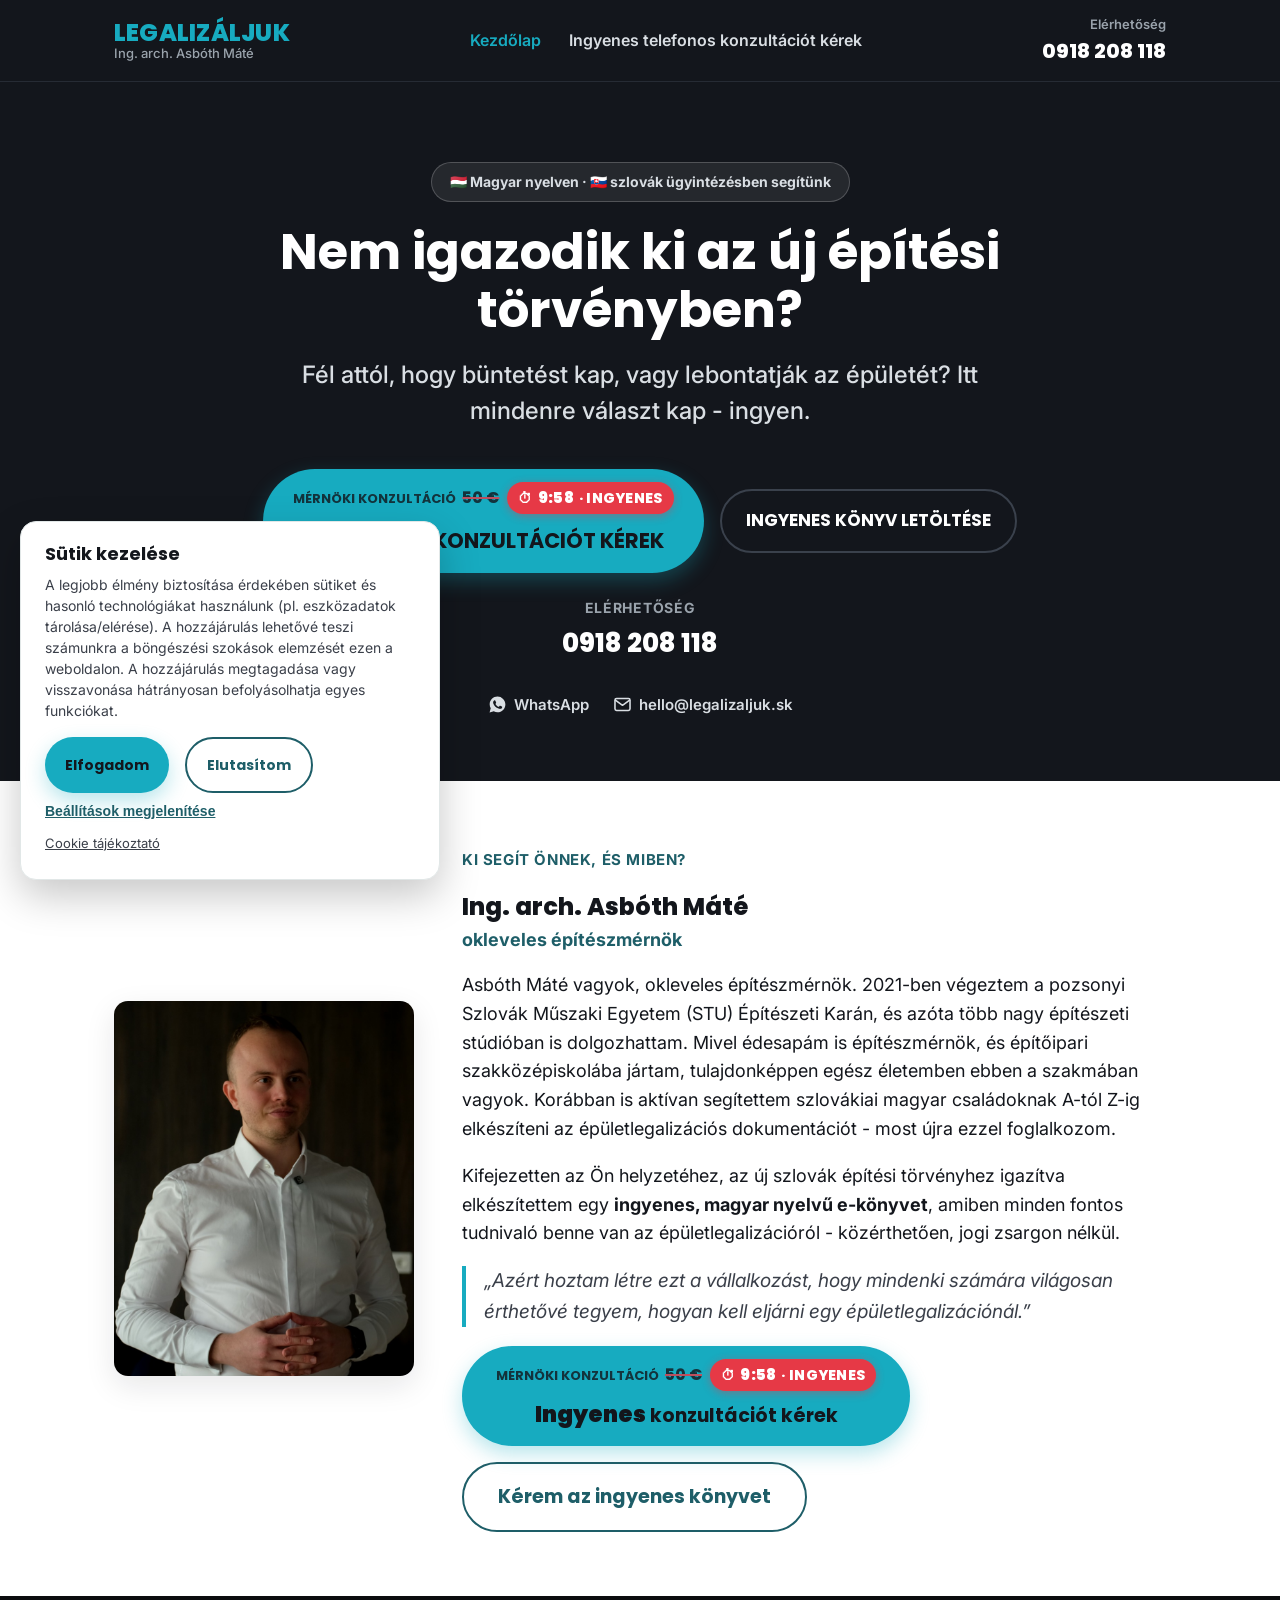
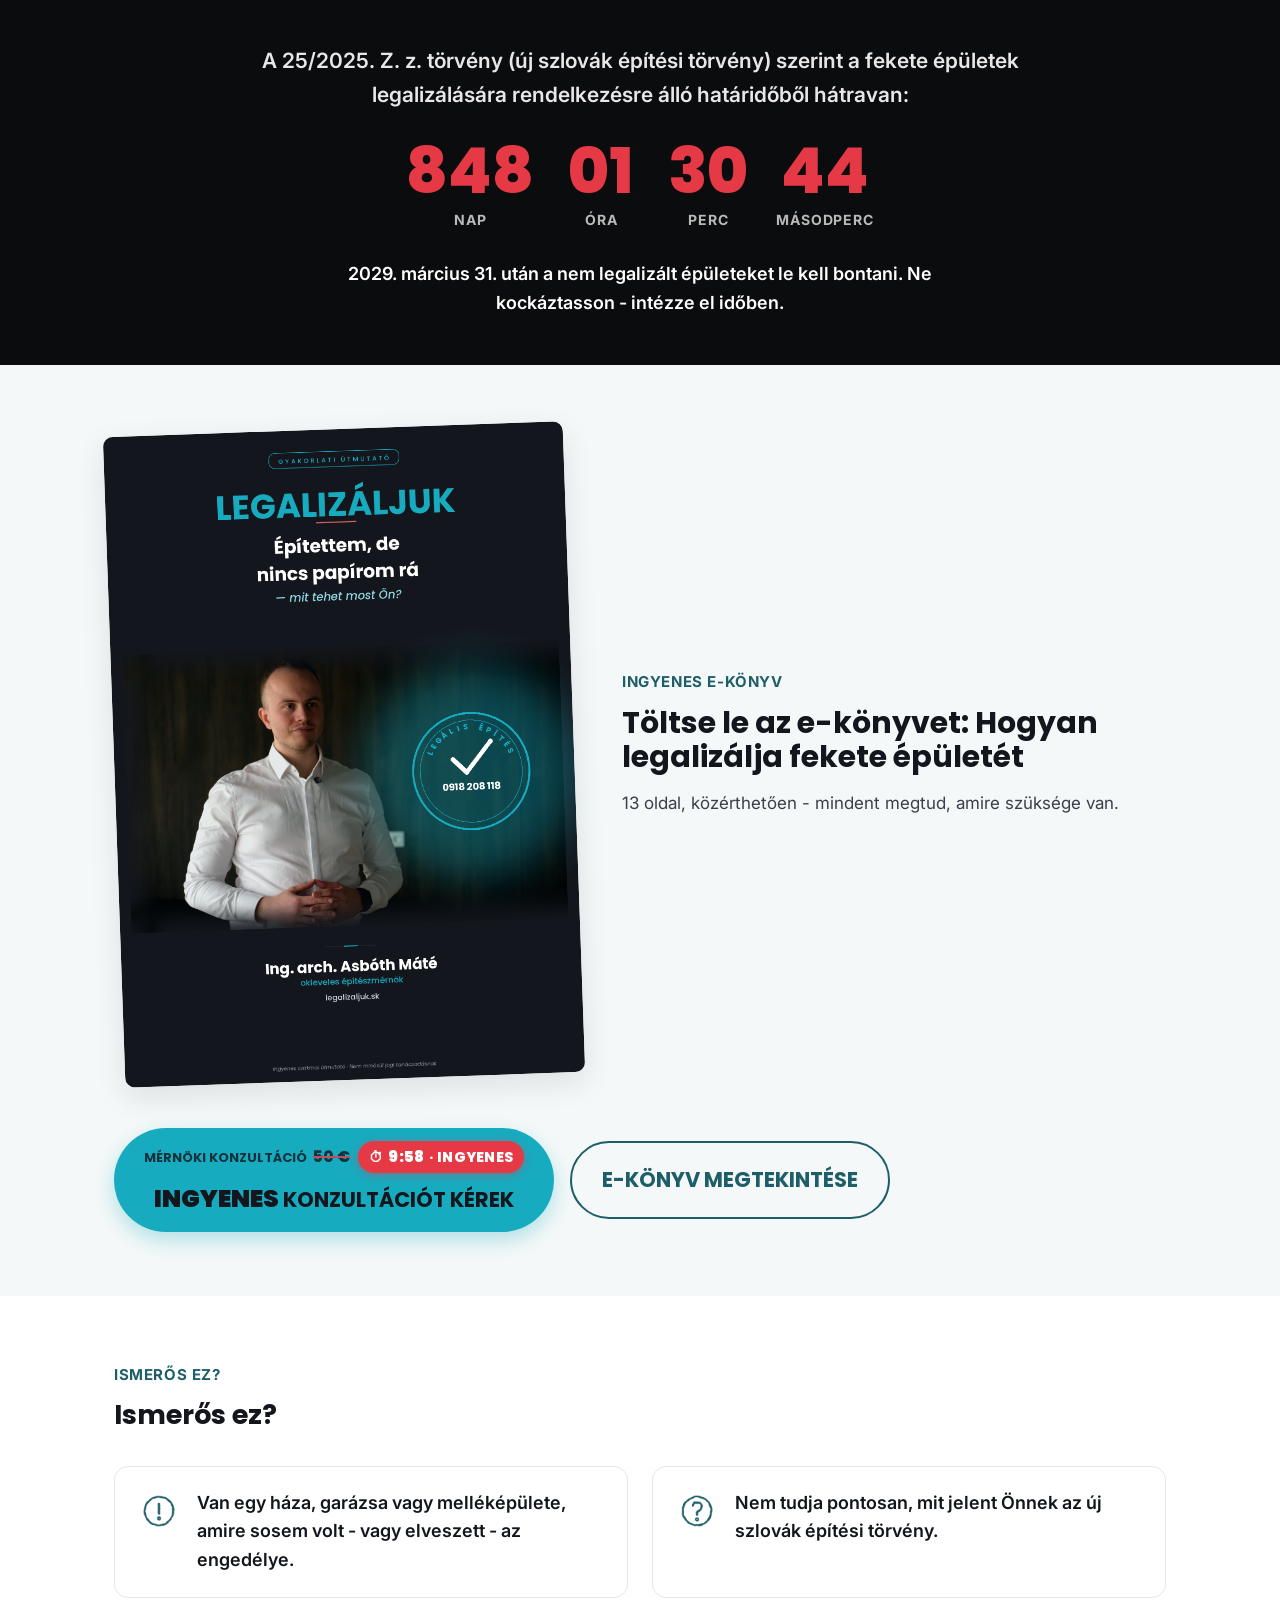
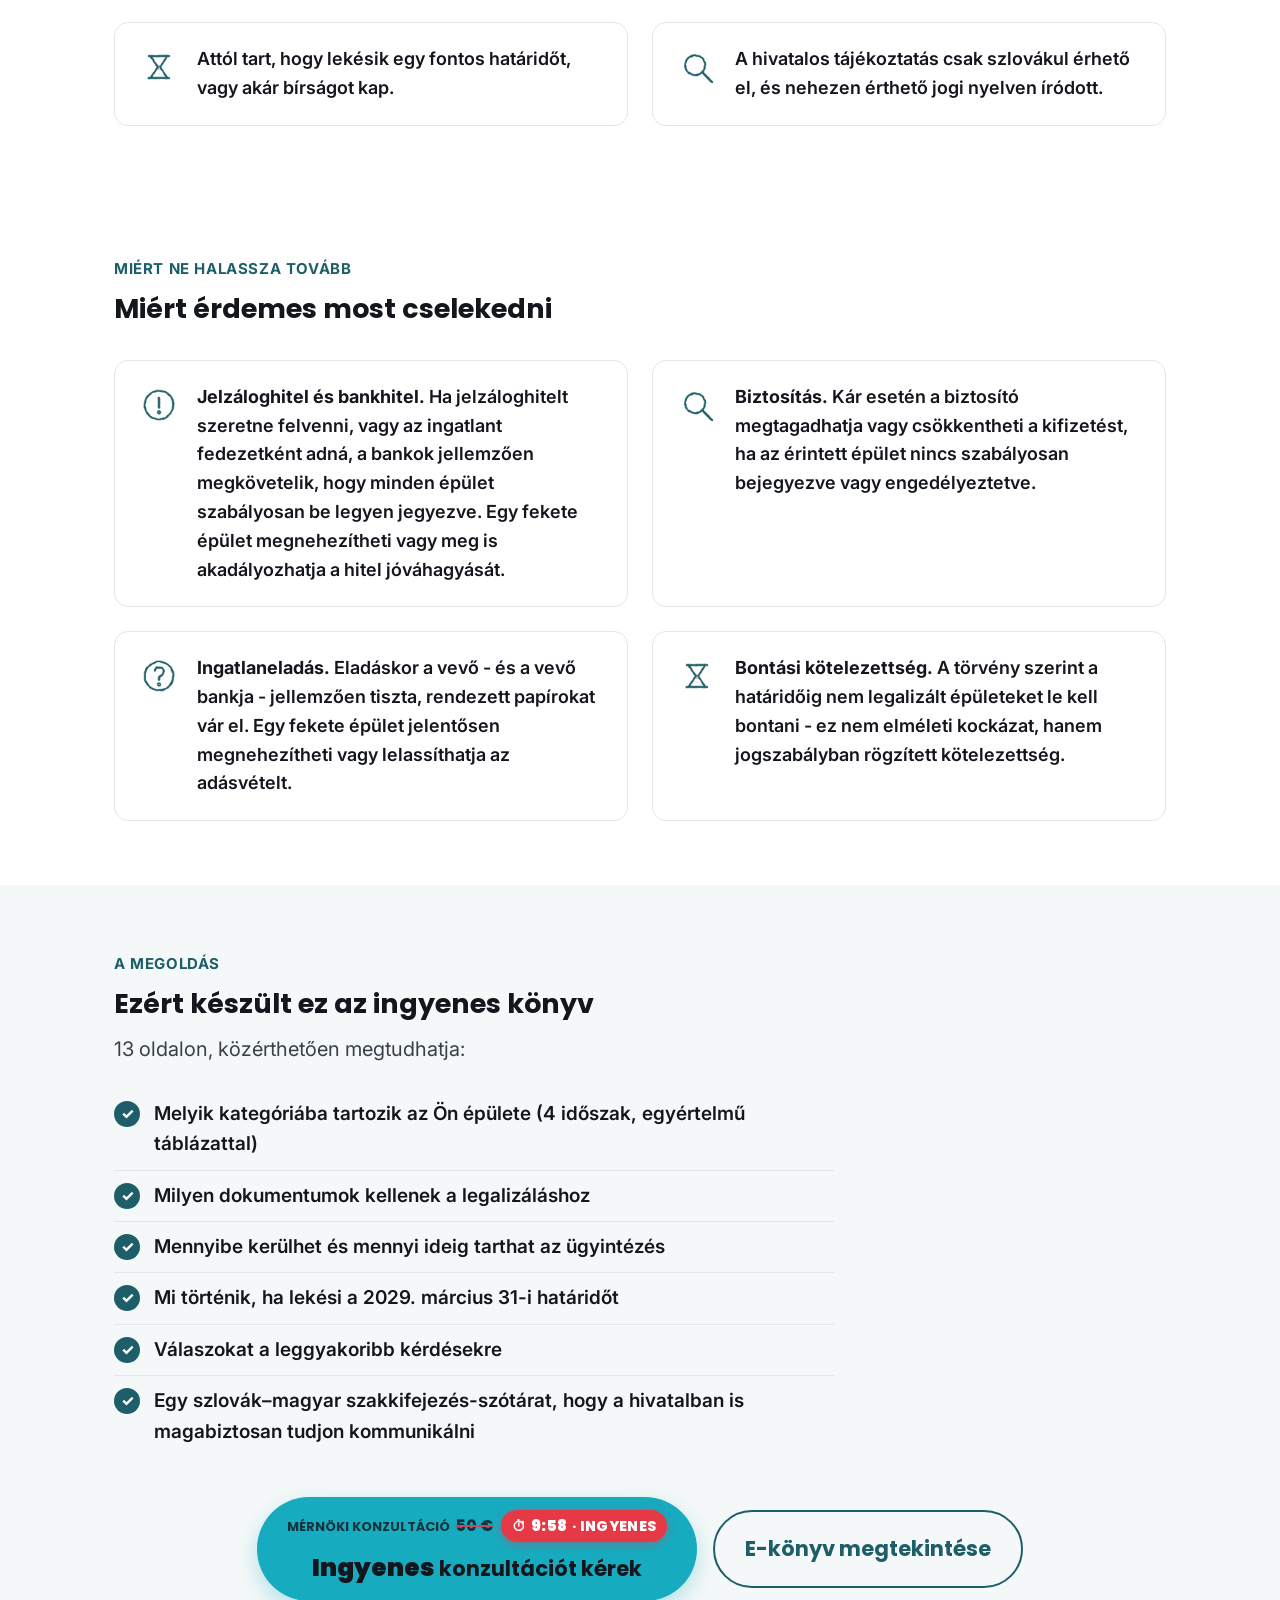
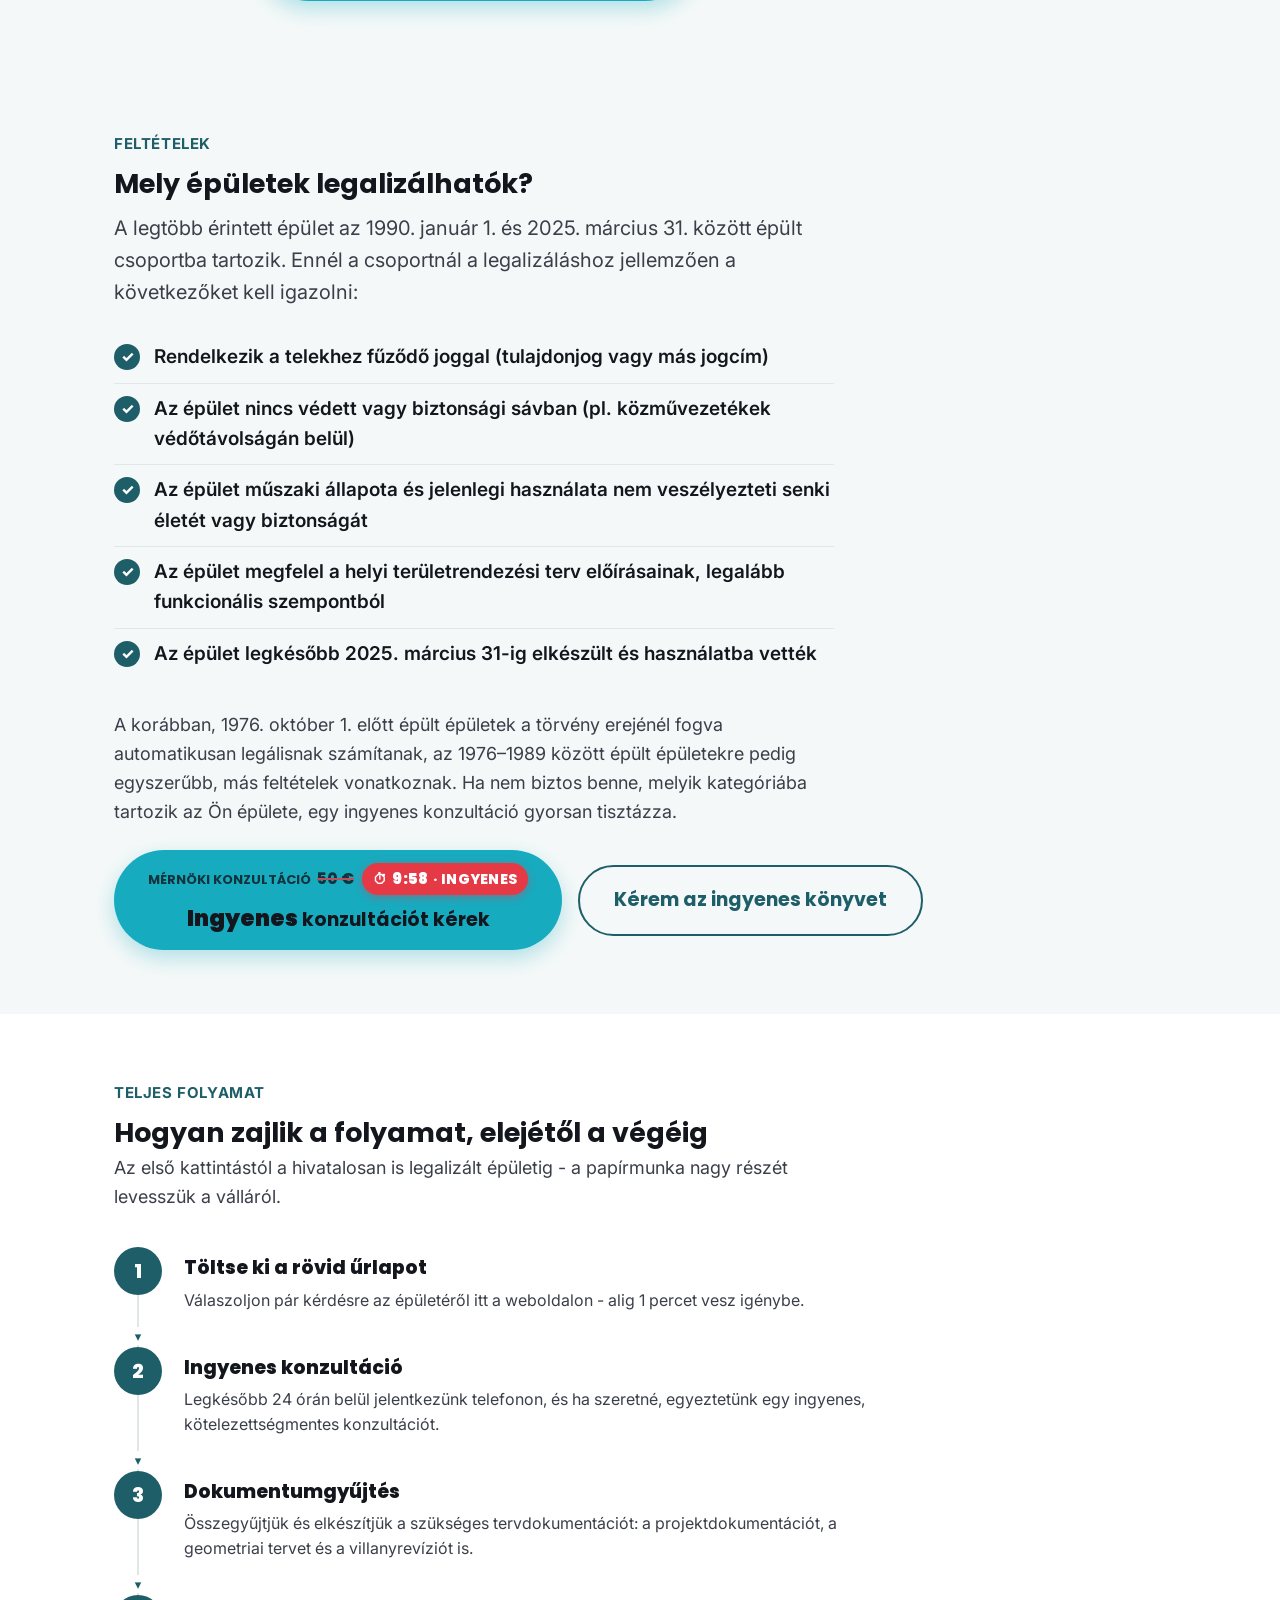
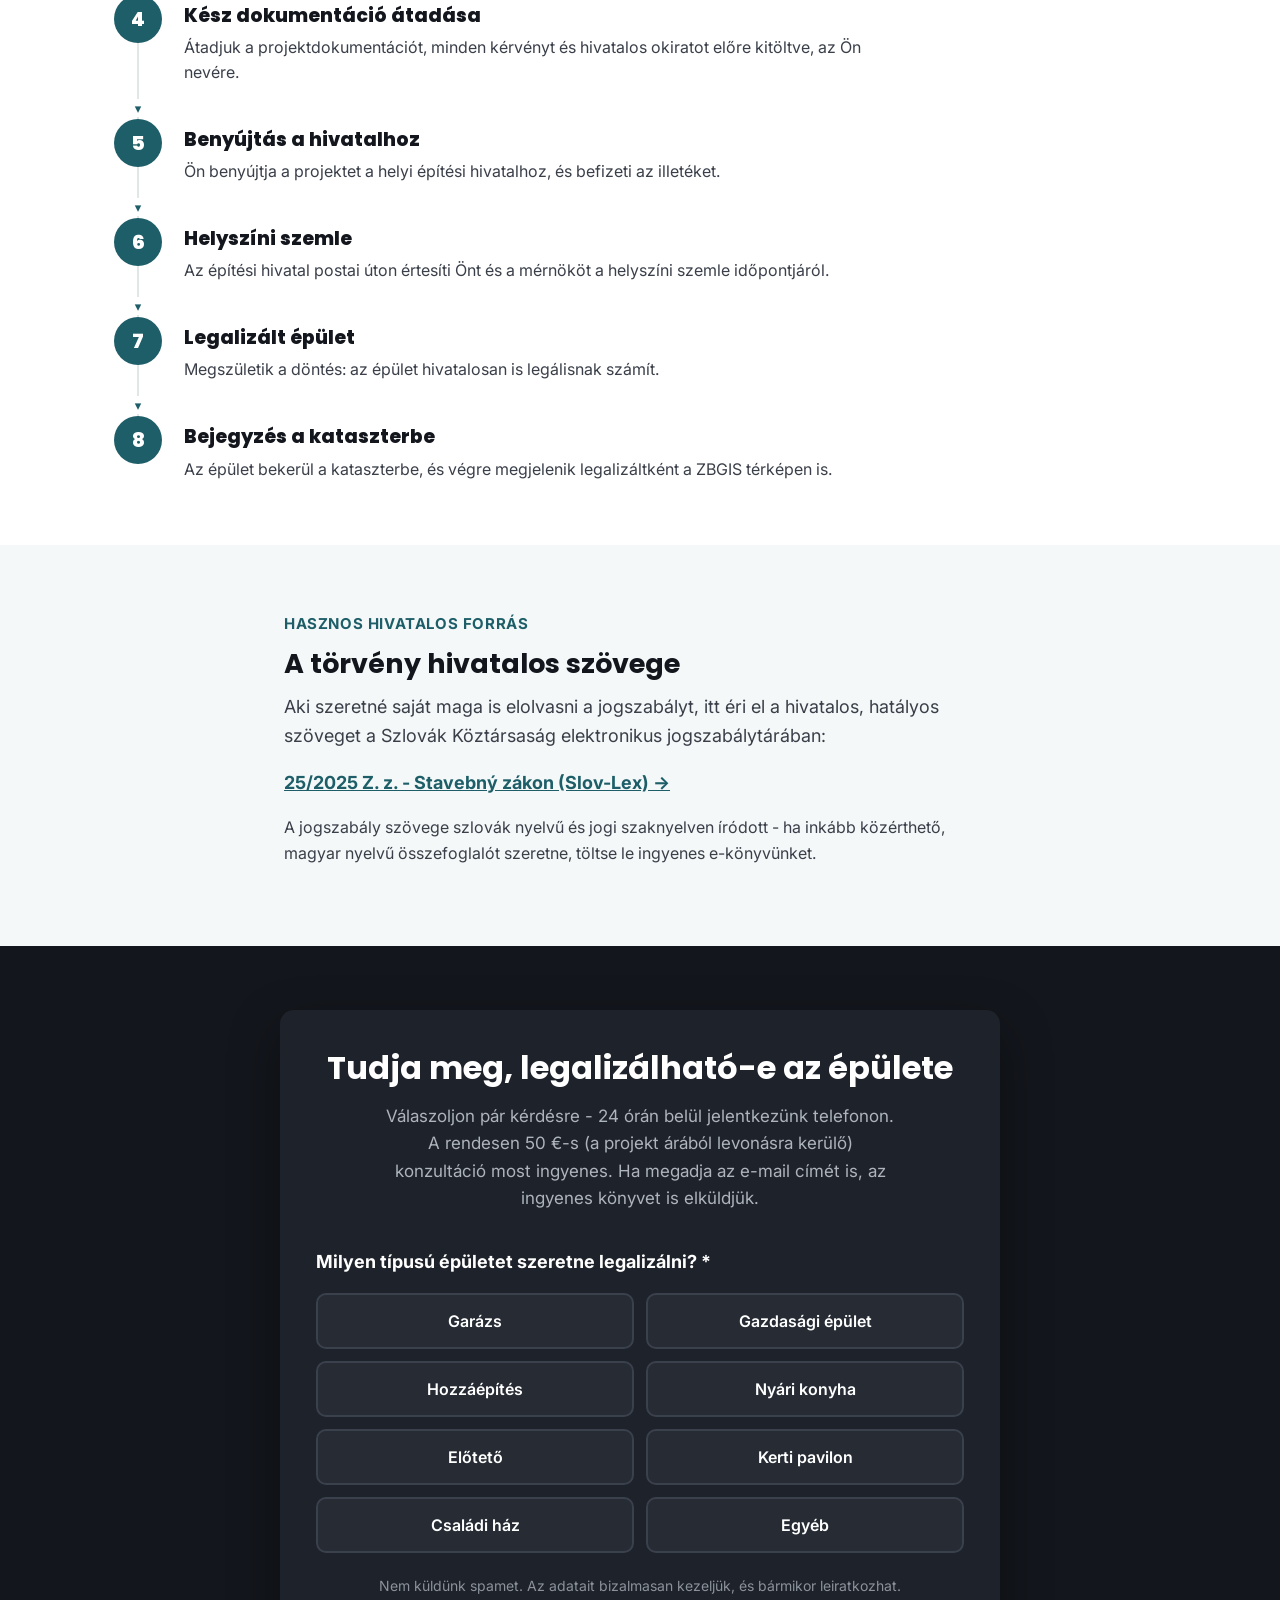
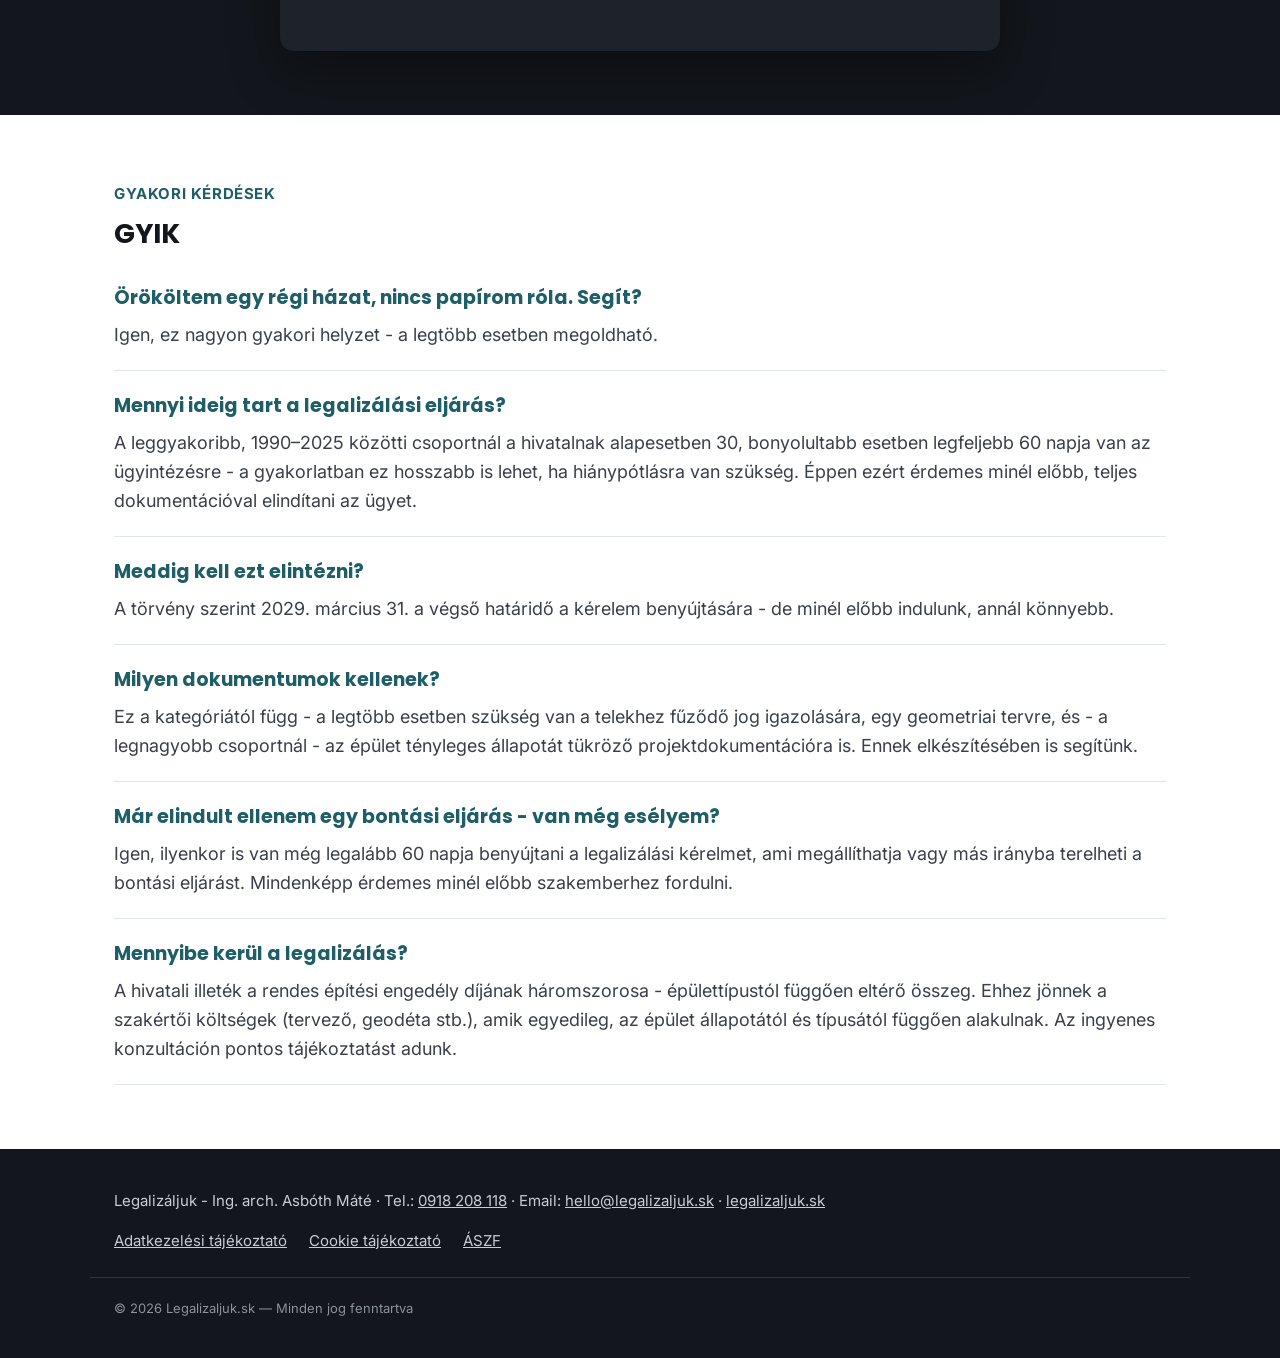
<file: index.html>
<!DOCTYPE html>
<html lang="hu">
<head>
<meta charset="UTF-8">
<meta name="viewport" content="width=device-width, initial-scale=1.0">
<title>Legalizáljuk - Épületlegalizáció Szlovákiában | Ing. arch. Asbóth Máté</title>
<meta name="description" content="Fekete épülete van Szlovákiában? Ingyenes magyar nyelvű e-könyv és szakértői segítség a legalizációhoz - 2029. március 31-i határidő.">

<!-- =========================================================
     META PIXEL - illeszd be a saját Pixel-ID-det, majd vedd ki
     a kommentet erről a blokkról.
     =========================================================
<script>
  !function(f,b,e,v,n,t,s)
  {if(f.fbq)return;n=f.fbq=function(){n.callMethod?
  n.callMethod.apply(n,arguments):n.queue.push(arguments)};
  if(!f._fbq)f._fbq=n;n.push=n;n.loaded=!0;n.version='2.0';
  n.queue=[];t=b.createElement(e);t.async=!0;
  t.src=v;s=b.getElementsByTagName(e)[0];
  s.parentNode.insertBefore(t,s)}(window, document,'script',
  'https://connect.facebook.net/en_US/fbevents.js');
  fbq('init', 'IDE_JON_A_PIXEL_ID');
  fbq('track', 'PageView');
</script>
-->

<link rel="preconnect" href="https://fonts.googleapis.com">
<link rel="preconnect" href="https://fonts.gstatic.com" crossorigin>
<link href="https://fonts.googleapis.com/css2?family=Inter:wght@400;500;600;700&family=Poppins:wght@700;800&display=swap" rel="stylesheet">
<link rel="stylesheet" href="style.css">
</head>
<body>

<header class="site-header">
  <div class="wrap">
    <a href="index.html" class="logo">
      <span class="logo-word">LEGALIZÁLJUK</span>
      <span class="logo-sub">Ing. arch. Asbóth Máté</span>
    </a>
    <nav class="site-nav">
      <a href="index.html" class="active">Kezdőlap</a>
      <a href="#form-consult" data-consult-cta="compact" data-locked-label="Fontos: kérje most a konzultációt">Ingyenes telefonos konzultációt kérek</a>
    </nav>
    <a href="tel:+421918208118" class="header-phone">
      <span class="label">Elérhetőség</span>
      <span class="num">0918 208 118</span>
    </a>
  </div>
</header>

<!-- ================= HERO (sötét) ================= -->
<section class="hero hero-dark">
  <div class="wrap">
    <div class="hero-flag-badge">🇭🇺 Magyar nyelven · 🇸🇰 szlovák ügyintézésben segítünk</div>
    <h1>Nem igazodik ki az új építési törvényben?</h1>
    <p class="hero-sub">Fél attól, hogy büntetést kap, vagy lebontatják az épületét? Itt mindenre választ kap - ingyen.</p>
    <div class="hero-ctas">
      <div class="cta-row cta-row-center">
        <a href="#form-consult" class="btn btn-cyan btn-lg btn-timer" data-consult-cta="full">
          <span class="timer-row">
            <span class="orig-offer">MÉRNÖKI KONZULTÁCIÓ <span class="orig-price">50 €</span></span>
            <span class="free-badge">⏱ <span class="consult-timer-value">10:00</span> · INGYENES</span>
          </span>
          <span class="timer-main"><span class="word-ingyenes">INGYENES</span> KONZULTÁCIÓT KÉREK</span>
        </a>
        <a href="#form" class="btn btn-outline-dark btn-lg">INGYENES KÖNYV LETÖLTÉSE</a>
      </div>
      <a href="tel:+421918208118" class="hero-contact">
        <span class="label">Elérhetőség</span>
        <span class="hero-phone">0918 208 118</span>
      </a>
      <div class="hero-contact-extra">
        <a href="https://wa.me/421918208118" target="_blank" rel="noopener">
          <svg viewBox="0 0 24 24" fill="currentColor" aria-hidden="true"><path d="M12.04 2C6.58 2 2.13 6.45 2.13 11.91c0 1.75.46 3.45 1.32 4.95L2 22l5.28-1.38a9.9 9.9 0 0 0 4.76 1.21h.01c5.46 0 9.9-4.45 9.9-9.92 0-2.65-1.03-5.14-2.9-7.01A9.87 9.87 0 0 0 12.04 2zm5.8 14.13c-.24.68-1.4 1.3-1.93 1.37-.5.08-1.12.11-1.8-.11a16.5 16.5 0 0 1-1.62-.6c-2.86-1.24-4.72-4.12-4.86-4.31-.14-.19-1.16-1.55-1.16-2.95 0-1.41.73-2.1 1-2.39.26-.29.56-.36.75-.36.19 0 .37 0 .53.01.17.01.4-.06.62.48.24.58.81 2 .88 2.15.07.15.12.32.02.51-.09.19-.14.31-.28.48-.14.17-.29.37-.42.5-.14.14-.28.29-.12.57.16.29.72 1.2 1.56 1.95 1.07.96 1.98 1.26 2.26 1.4.29.14.46.12.63-.07.17-.19.71-.83.9-1.11.19-.29.38-.24.63-.14.26.09 1.65.78 1.93.92.29.14.48.21.55.33.07.12.07.68-.17 1.35z"/></svg>
          WhatsApp
        </a>
        <a href="mailto:hello@legalizaljuk.sk">
          <svg viewBox="0 0 24 24" fill="none" stroke="currentColor" stroke-width="2" aria-hidden="true"><rect x="2.5" y="4.5" width="19" height="15" rx="2"/><path d="M3 6.5l9 6.5 9-6.5" stroke-linecap="round" stroke-linejoin="round"/></svg>
          hello@legalizaljuk.sk
        </a>
      </div>
    </div>
  </div>
</section>

<!-- ================= BIZALOM / BEMUTATKOZÁS ================= -->
<section class="section bio-section" id="bemutatkozas">
  <div class="wrap">
    <div class="bio-photo">
      <img src="assets/mate-portrait.jpg" alt="Ing. arch. Asbóth Máté portréja">
    </div>
    <div class="bio-copy">
      <span class="eyebrow">Ki segít Önnek, és miben?</span>
      <div class="bio-name">Ing. arch. Asbóth Máté</div>
      <div class="bio-title">okleveles építészmérnök</div>
      <p>Asbóth Máté vagyok, okleveles építészmérnök. 2021-ben végeztem a pozsonyi Szlovák Műszaki Egyetem (STU) Építészeti Karán, és azóta több nagy építészeti stúdióban is dolgozhattam. Mivel édesapám is építészmérnök, és építőipari szakközépiskolába jártam, tulajdonképpen egész életemben ebben a szakmában vagyok. Korábban is aktívan segítettem szlovákiai magyar családoknak A-tól Z-ig elkészíteni az épületlegalizációs dokumentációt - most újra ezzel foglalkozom.</p>
      <p>Kifejezetten az Ön helyzetéhez, az új szlovák építési törvényhez igazítva elkészítettem egy <b>ingyenes, magyar nyelvű e-könyvet</b>, amiben minden fontos tudnivaló benne van az épületlegalizációról - közérthetően, jogi zsargon nélkül.</p>
      <p class="bio-quote">„Azért hoztam létre ezt a vállalkozást, hogy mindenki számára világosan érthetővé tegyem, hogyan kell eljárni egy épületlegalizációnál.”</p>
      <div class="cta-row">
        <a href="#form-consult" class="btn btn-cyan btn-timer" data-consult-cta="full">
          <span class="timer-row">
            <span class="orig-offer">MÉRNÖKI KONZULTÁCIÓ <span class="orig-price">50 €</span></span>
            <span class="free-badge">⏱ <span class="consult-timer-value">10:00</span> · INGYENES</span>
          </span>
          <span class="timer-main"><span class="word-ingyenes">Ingyenes</span> konzultációt kérek</span>
        </a>
        <a href="#form" class="btn btn-outline">Kérem az ingyenes könyvet</a>
      </div>
    </div>
  </div>
</section>

<!-- ================= VISSZASZÁMLÁLÓ ================= -->
<section class="countdown-panel" id="hatarido">
  <div class="wrap">
    <p class="countdown-title">
      A 25/2025. Z. z. törvény (új szlovák építési törvény) szerint a fekete épületek legalizálására rendelkezésre álló határidőből hátravan:
    </p>
    <div class="countdown-grid" aria-live="polite">
      <div class="countdown-unit">
        <div class="num" id="cd-days">–</div>
        <div class="lbl">nap</div>
      </div>
      <div class="countdown-unit">
        <div class="num" id="cd-hours">–</div>
        <div class="lbl">óra</div>
      </div>
      <div class="countdown-unit">
        <div class="num" id="cd-mins">–</div>
        <div class="lbl">perc</div>
      </div>
      <div class="countdown-unit">
        <div class="num" id="cd-secs">–</div>
        <div class="lbl">másodperc</div>
      </div>
    </div>
    <p class="countdown-note">2029. március 31. után a nem legalizált épületeket le kell bontani. Ne kockáztasson - intézze el időben.</p>
  </div>
</section>

<!-- ================= E-KÖNYV ================= -->
<section class="section section-alt ebook-section" id="ebook">
  <div class="wrap">
    <div class="ebook-cover-wrap">
      <img src="assets/ebook-cover.png" alt="Építettem, de nincs papírom rá - ingyenes e-könyv borítója">
    </div>
    <div class="ebook-copy">
      <span class="eyebrow">Ingyenes e-könyv</span>
      <h2>Töltse le az e-könyvet: Hogyan legalizálja fekete épületét</h2>
      <p class="sub">13 oldal, közérthetően - mindent megtud, amire szüksége van.</p>
    </div>
    <div class="cta-row" style="grid-column:1 / -1;">
      <a href="#form-consult" class="btn btn-cyan btn-lg btn-timer" data-consult-cta="full">
        <span class="timer-row">
          <span class="orig-offer">MÉRNÖKI KONZULTÁCIÓ <span class="orig-price">50 €</span></span>
          <span class="free-badge">⏱ <span class="consult-timer-value">10:00</span> · INGYENES</span>
        </span>
        <span class="timer-main"><span class="word-ingyenes">INGYENES</span> KONZULTÁCIÓT KÉREK</span>
      </a>
      <a href="#form" class="btn btn-outline btn-lg">E-KÖNYV MEGTEKINTÉSE</a>
    </div>
  </div>
</section>

<!-- ================= PROBLÉMA ================= -->
<section class="section" id="problema">
  <div class="wrap">
    <span class="eyebrow">Ismerős ez?</span>
    <h2>Ismerős ez?</h2>
    <div class="problem-list">
      <div class="problem-card">
        <img src="assets/icon_2_alert.png" alt="">
        <p>Van egy háza, garázsa vagy melléképülete, amire sosem volt - vagy elveszett - az engedélye.</p>
      </div>
      <div class="problem-card">
        <img src="assets/icon_8_question.png" alt="">
        <p>Nem tudja pontosan, mit jelent Önnek az új szlovák építési törvény.</p>
      </div>
      <div class="problem-card">
        <img src="assets/icon_5_hourglass.png" alt="">
        <p>Attól tart, hogy lekésik egy fontos határidőt, vagy akár bírságot kap.</p>
      </div>
      <div class="problem-card">
        <img src="assets/icon_7_magnifier.png" alt="">
        <p>A hivatalos tájékoztatás csak szlovákul érhető el, és nehezen érthető jogi nyelven íródott.</p>
      </div>
    </div>
  </div>
</section>

<!-- ================= MIÉRT ÉRDEMES MOST CSELEKEDNI ================= -->
<section class="section" id="miert-most">
  <div class="wrap">
    <span class="eyebrow">Miért ne halassza tovább</span>
    <h2>Miért érdemes most cselekedni</h2>
    <div class="problem-list">
      <div class="problem-card">
        <img src="assets/icon_2_alert.png" alt="">
        <p><b>Jelzáloghitel és bankhitel.</b> Ha jelzáloghitelt szeretne felvenni, vagy az ingatlant fedezetként adná, a bankok jellemzően megkövetelik, hogy minden épület szabályosan be legyen jegyezve. Egy fekete épület megnehezítheti vagy meg is akadályozhatja a hitel jóváhagyását.</p>
      </div>
      <div class="problem-card">
        <img src="assets/icon_7_magnifier.png" alt="">
        <p><b>Biztosítás.</b> Kár esetén a biztosító megtagadhatja vagy csökkentheti a kifizetést, ha az érintett épület nincs szabályosan bejegyezve vagy engedélyeztetve.</p>
      </div>
      <div class="problem-card">
        <img src="assets/icon_8_question.png" alt="">
        <p><b>Ingatlaneladás.</b> Eladáskor a vevő - és a vevő bankja - jellemzően tiszta, rendezett papírokat vár el. Egy fekete épület jelentősen megnehezítheti vagy lelassíthatja az adásvételt.</p>
      </div>
      <div class="problem-card">
        <img src="assets/icon_5_hourglass.png" alt="">
        <p><b>Bontási kötelezettség.</b> A törvény szerint a határidőig nem legalizált épületeket le kell bontani - ez nem elméleti kockázat, hanem jogszabályban rögzített kötelezettség.</p>
      </div>
    </div>
  </div>
</section>

<!-- ================= MEGOLDÁS ================= -->
<section class="section section-alt" id="megoldas">
  <div class="wrap">
    <span class="eyebrow">A megoldás</span>
    <h2>Ezért készült ez az ingyenes könyv</h2>
    <p class="sub" style="font-size:20px;color:var(--ink-soft);max-width:680px;">13 oldalon, közérthetően megtudhatja:</p>
    <ul class="solution-list">
      <li><span class="tick">✓</span> Melyik kategóriába tartozik az Ön épülete (4 időszak, egyértelmű táblázattal)</li>
      <li><span class="tick">✓</span> Milyen dokumentumok kellenek a legalizáláshoz</li>
      <li><span class="tick">✓</span> Mennyibe kerülhet és mennyi ideig tarthat az ügyintézés</li>
      <li><span class="tick">✓</span> Mi történik, ha lekési a 2029. március 31-i határidőt</li>
      <li><span class="tick">✓</span> Válaszokat a leggyakoribb kérdésekre</li>
      <li><span class="tick">✓</span> Egy szlovák–magyar szakkifejezés-szótárat, hogy a hivatalban is magabiztosan tudjon kommunikálni</li>
    </ul>
    <div class="cta-repeat">
      <div class="cta-row cta-row-center">
        <a href="#form-consult" class="btn btn-cyan btn-lg btn-timer" data-consult-cta="full">
          <span class="timer-row">
            <span class="orig-offer">MÉRNÖKI KONZULTÁCIÓ <span class="orig-price">50 €</span></span>
            <span class="free-badge">⏱ <span class="consult-timer-value">10:00</span> · INGYENES</span>
          </span>
          <span class="timer-main"><span class="word-ingyenes">Ingyenes</span> konzultációt kérek</span>
        </a>
        <a href="#form" class="btn btn-outline btn-lg">E-könyv megtekintése</a>
      </div>
    </div>
  </div>
</section>

<!-- ================= MELY ÉPÜLETEK LEGALIZÁLHATÓK ================= -->
<section class="section section-alt" id="feltetelek">
  <div class="wrap">
    <span class="eyebrow">Feltételek</span>
    <h2>Mely épületek legalizálhatók?</h2>
    <p style="font-size:20px;color:var(--ink-soft);max-width:720px;">A legtöbb érintett épület az 1990. január 1. és 2025. március 31. között épült csoportba tartozik. Ennél a csoportnál a legalizáláshoz jellemzően a következőket kell igazolni:</p>
    <ul class="solution-list">
      <li><span class="tick">✓</span> Rendelkezik a telekhez fűződő joggal (tulajdonjog vagy más jogcím)</li>
      <li><span class="tick">✓</span> Az épület nincs védett vagy biztonsági sávban (pl. közművezetékek védőtávolságán belül)</li>
      <li><span class="tick">✓</span> Az épület műszaki állapota és jelenlegi használata nem veszélyezteti senki életét vagy biztonságát</li>
      <li><span class="tick">✓</span> Az épület megfelel a helyi területrendezési terv előírásainak, legalább funkcionális szempontból</li>
      <li><span class="tick">✓</span> Az épület legkésőbb 2025. március 31-ig elkészült és használatba vették</li>
    </ul>
    <p style="color:var(--ink-soft);max-width:720px;">A korábban, 1976. október 1. előtt épült épületek a törvény erejénél fogva automatikusan legálisnak számítanak, az 1976–1989 között épült épületekre pedig egyszerűbb, más feltételek vonatkoznak. Ha nem biztos benne, melyik kategóriába tartozik az Ön épülete, egy ingyenes konzultáció gyorsan tisztázza.</p>
    <div class="cta-row" style="margin-top:24px;">
      <a href="#form-consult" class="btn btn-cyan btn-timer" data-consult-cta="full">
        <span class="timer-row">
          <span class="orig-offer">MÉRNÖKI KONZULTÁCIÓ <span class="orig-price">50 €</span></span>
          <span class="free-badge">⏱ <span class="consult-timer-value">10:00</span> · INGYENES</span>
        </span>
        <span class="timer-main"><span class="word-ingyenes">Ingyenes</span> konzultációt kérek</span>
      </a>
      <a href="#form" class="btn btn-outline">Kérem az ingyenes könyvet</a>
    </div>
  </div>
</section>

<!-- ================= TELJES FOLYAMAT ================= -->
<section class="section" id="folyamat">
  <div class="wrap">
    <span class="eyebrow">Teljes folyamat</span>
    <h2>Hogyan zajlik a folyamat, elejétől a végéig</h2>
    <p style="color:var(--ink-soft);max-width:720px;margin-top:-8px;">Az első kattintástól a hivatalosan is legalizált épületig - a papírmunka nagy részét levesszük a válláról.</p>
    <ol class="flow">
      <li class="flow-step">
        <div class="flow-num">1</div>
        <div class="flow-body">
          <p class="flow-title">Töltse ki a rövid űrlapot</p>
          <p>Válaszoljon pár kérdésre az épületéről itt a weboldalon - alig 1 percet vesz igénybe.</p>
        </div>
      </li>
      <li class="flow-step">
        <div class="flow-num">2</div>
        <div class="flow-body">
          <p class="flow-title">Ingyenes konzultáció</p>
          <p>Legkésőbb 24 órán belül jelentkezünk telefonon, és ha szeretné, egyeztetünk egy ingyenes, kötelezettségmentes konzultációt.</p>
        </div>
      </li>
      <li class="flow-step">
        <div class="flow-num">3</div>
        <div class="flow-body">
          <p class="flow-title">Dokumentumgyűjtés</p>
          <p>Összegyűjtjük és elkészítjük a szükséges tervdokumentációt: a projektdokumentációt, a geometriai tervet és a villanyrevíziót is.</p>
        </div>
      </li>
      <li class="flow-step">
        <div class="flow-num">4</div>
        <div class="flow-body">
          <p class="flow-title">Kész dokumentáció átadása</p>
          <p>Átadjuk a projektdokumentációt, minden kérvényt és hivatalos okiratot előre kitöltve, az Ön nevére.</p>
        </div>
      </li>
      <li class="flow-step">
        <div class="flow-num">5</div>
        <div class="flow-body">
          <p class="flow-title">Benyújtás a hivatalhoz</p>
          <p>Ön benyújtja a projektet a helyi építési hivatalhoz, és befizeti az illetéket.</p>
        </div>
      </li>
      <li class="flow-step">
        <div class="flow-num">6</div>
        <div class="flow-body">
          <p class="flow-title">Helyszíni szemle</p>
          <p>Az építési hivatal postai úton értesíti Önt és a mérnököt a helyszíni szemle időpontjáról.</p>
        </div>
      </li>
      <li class="flow-step">
        <div class="flow-num">7</div>
        <div class="flow-body">
          <p class="flow-title">Legalizált épület</p>
          <p>Megszületik a döntés: az épület hivatalosan is legálisnak számít.</p>
        </div>
      </li>
      <li class="flow-step">
        <div class="flow-num">8</div>
        <div class="flow-body">
          <p class="flow-title">Bejegyzés a kataszterbe</p>
          <p>Az épület bekerül a kataszterbe, és végre megjelenik legalizáltként a ZBGIS térképen is.</p>
        </div>
      </li>
    </ol>
  </div>
</section>

<!-- ================= HASZNOS HIVATALOS FORRÁSOK ================= -->
<section class="section section-alt" id="forrasok">
  <div class="wrap" style="max-width:760px;">
    <span class="eyebrow">Hasznos hivatalos forrás</span>
    <h2>A törvény hivatalos szövege</h2>
    <p style="color:var(--ink-soft);">Aki szeretné saját maga is elolvasni a jogszabályt, itt éri el a hivatalos, hatályos szöveget a Szlovák Köztársaság elektronikus jogszabálytárában:</p>
    <p><a href="https://www.slov-lex.sk/ezbierky/pravne-predpisy/SK/ZZ/2025/25/" target="_blank" rel="noopener" style="font-weight:700;">25/2025 Z. z. - Stavebný zákon (Slov-Lex) →</a></p>
    <p style="color:var(--ink-soft);font-size:16px;">A jogszabály szövege szlovák nyelvű és jogi szaknyelven íródott - ha inkább közérthető, magyar nyelvű összefoglalót szeretne, töltse le ingyenes e-könyvünket.</p>
  </div>
</section>

<!-- ================= FORM - INGYENES KONZULTÁCIÓ (3 lépéses kvíz) ================= -->
<section class="section form-section-dark" id="form-consult">
  <div class="wrap">
    <div class="wizard-card">

      <h2 class="wizard-title">Tudja meg, legalizálható-e az épülete</h2>
      <p class="wizard-sub" id="consult-wizard-sub">Válaszoljon pár kérdésre - 24 órán belül jelentkezünk telefonon. A rendesen 50 €-s (a projekt árából levonásra kerülő) konzultáció most ingyenes. Ha megadja az e-mail címét is, az ingyenes könyvet is elküldjük.</p>

      <div class="wizard-chips" id="consult-chips"></div>

      <form id="consult-form" novalidate>
        <div class="form-error" id="consult-form-error"></div>

        <!-- 0. lépés - épülettípus -->
        <div class="wizard-step" data-step="0">
          <p class="wizard-label">Milyen típusú épületet szeretne legalizálni? *</p>
          <div class="option-grid" data-field="building_type" data-fieldlabel="Épülettípus">
            <button type="button" class="option-btn" data-value="Garázs">Garázs</button>
            <button type="button" class="option-btn" data-value="Gazdasági épület">Gazdasági épület</button>
            <button type="button" class="option-btn" data-value="Hozzáépítés">Hozzáépítés</button>
            <button type="button" class="option-btn" data-value="Nyári konyha">Nyári konyha</button>
            <button type="button" class="option-btn" data-value="Előtető">Előtető</button>
            <button type="button" class="option-btn" data-value="Kerti pavilon">Kerti pavilon</button>
            <button type="button" class="option-btn" data-value="Családi ház">Családi ház</button>
            <button type="button" class="option-btn" data-value="Egyéb">Egyéb</button>
          </div>
        </div>

        <!-- 1. lépés - mikor épült -->
        <div class="wizard-step" data-step="1" hidden>
          <p class="wizard-label">Mikor épült az ingatlan? *</p>
          <div class="option-grid option-grid-2col" data-field="built_period" data-fieldlabel="Építés ideje">
            <button type="button" class="option-btn" data-value="1976. október 1. előtt">1976. október 1. előtt épült</button>
            <button type="button" class="option-btn" data-value="1976. október 1. – 1989. december 31. között">1976. október 1. – 1989. december 31. között épült</button>
            <button type="button" class="option-btn" data-value="1990. január 1. – 2025. március 31. között">1990. január 1. – 2025. március 31. között épült</button>
            <button type="button" class="option-btn option-btn-warning" data-value="2025. április 1. után">2025. április 1. után épült - Figyelem! Ez jelenleg nem legalizálható, fennáll a bontás veszélye!</button>
          </div>
        </div>

        <!-- 2. lépés - helyszín (ZBGIS-hez) + elérhetőség + részletek -->
        <div class="wizard-step" data-step="2" hidden>
          <div class="field-row">
            <div class="field field-dark">
              <label for="c_settlement">Község/város neve *</label>
              <input type="text" id="c_settlement" name="settlement" placeholder="Pl. Dunaszerdahely" required>
            </div>
            <div class="field field-dark">
              <label for="c_house_number">Házszám</label>
              <input type="text" id="c_house_number" name="house_number" placeholder="Pl. 123">
            </div>
          </div>
          <p class="field-hint">Ez segít, hogy a hívás előtt meg tudjam nézni az épületet a hivatalos térképen (ZBGIS).</p>

          <p class="wizard-label">Az épület jelenleg lakhatás céljára szolgál? *</p>
          <div class="option-grid" data-field="for_residence" data-fieldlabel="Lakhatás célja">
            <button type="button" class="option-btn" data-value="Igen">Igen</button>
            <button type="button" class="option-btn" data-value="Nem">Nem</button>
          </div>

          <div class="field field-dark">
            <label for="c_name">Teljes név *</label>
            <input type="text" id="c_name" name="name" required autocomplete="name">
          </div>
          <div class="field field-dark">
            <label for="c_phone">Telefonszám *</label>
            <input type="tel" id="c_phone" name="phone" required autocomplete="tel" placeholder="+421 9XX XXX XXX">
          </div>
          <div class="field field-dark">
            <label for="c_email">E-mail cím (nem kötelező - ha megadja, a könyvet is elküldjük)</label>
            <input type="email" id="c_email" name="email" autocomplete="email" placeholder="pelda@email.sk">
          </div>
          <div class="field field-dark">
            <label for="c_message">Probléma rövid leírása (nem kötelező)</label>
            <textarea id="c_message" name="message" rows="5" class="textarea-lg" placeholder="Meséljen pár szóban az épületéről..."></textarea>
          </div>

          <div class="checkbox-field required checkbox-field-dark">
            <input type="checkbox" id="consult_gdpr_consent" name="gdpr_consent" required>
            <label for="consult_gdpr_consent"><b>Hozzájárulok</b>, hogy a fent megadott személyes adataimat (név, telefonszám, e-mail cím, az épületre vonatkozó adatok) Máté Asbóth - ArchAM (egyéni vállalkozó, márkanevén: Legalizáljuk - Ing. arch. Asbóth Máté), mint adatkezelő, az épületlegalizációval kapcsolatos ingyenes konzultáció felajánlása céljából telefonon és/vagy e-mailben történő megkeresésem érdekében kezelje. Tudomásul veszem, hogy a hozzájárulásomat bármikor, indoklás nélkül, ingyenesen visszavonhatom a hello@legalizaljuk.sk e-mail címre küldött üzenettel. A hozzájárulás visszavonása nem érinti a visszavonás előtti adatkezelés jogszerűségét. Elolvastam és megértettem az <a href="adatkezelesi-tajekoztato.html" target="_blank">Adatkezelési tájékoztatót</a>.</label>
          </div>
          <div class="checkbox-field checkbox-field-dark">
            <input type="checkbox" id="consult_newsletter_optin" name="newsletter_optin">
            <label for="consult_newsletter_optin">(Nem kötelező) Szeretnék emellett rendszeresen is hasznos információkat kapni emailben az épületlegalizációval és az építkezéssel kapcsolatos témákról.</label>
          </div>
        </div>

        <!-- rejtett mezők a válaszott chip-értékeknek, hogy a beküldött adatban is szerepeljenek -->
        <input type="hidden" name="building_type" id="consult-hidden-building-type">
        <input type="hidden" name="built_period" id="consult-hidden-built-period">
        <input type="hidden" name="for_residence" id="consult-hidden-for-residence">

        <div class="wizard-nav">
          <button type="button" id="consult-back" class="btn btn-outline-dark" hidden>← Vissza</button>
          <button type="submit" id="consult-submit" class="btn btn-cyan btn-block btn-lg" hidden>Küldés - kérem az ingyenes konzultációt</button>
        </div>
        <p class="form-microcopy form-microcopy-dark">Nem küldünk spamet. Az adatait bizalmasan kezeljük, és bármikor leiratkozhat.</p>
      </form>
    </div>
  </div>
</section>

<!-- ================= GYIK ================= -->
<section class="section" id="gyik">
  <div class="wrap">
    <span class="eyebrow">Gyakori kérdések</span>
    <h2>GYIK</h2>

    <div class="faq-item">
      <p class="faq-q">Örököltem egy régi házat, nincs papírom róla. Segít?</p>
      <p class="faq-a">Igen, ez nagyon gyakori helyzet - a legtöbb esetben megoldható.</p>
    </div>
    <div class="faq-item">
      <p class="faq-q">Mennyi ideig tart a legalizálási eljárás?</p>
      <p class="faq-a">A leggyakoribb, 1990–2025 közötti csoportnál a hivatalnak alapesetben 30, bonyolultabb esetben legfeljebb 60 napja van az ügyintézésre - a gyakorlatban ez hosszabb is lehet, ha hiánypótlásra van szükség. Éppen ezért érdemes minél előbb, teljes dokumentációval elindítani az ügyet.</p>
    </div>
    <div class="faq-item">
      <p class="faq-q">Meddig kell ezt elintézni?</p>
      <p class="faq-a">A törvény szerint 2029. március 31. a végső határidő a kérelem benyújtására - de minél előbb indulunk, annál könnyebb.</p>
    </div>
    <div class="faq-item">
      <p class="faq-q">Milyen dokumentumok kellenek?</p>
      <p class="faq-a">Ez a kategóriától függ - a legtöbb esetben szükség van a telekhez fűződő jog igazolására, egy geometriai tervre, és - a legnagyobb csoportnál - az épület tényleges állapotát tükröző projektdokumentációra is. Ennek elkészítésében is segítünk.</p>
    </div>
    <div class="faq-item">
      <p class="faq-q">Már elindult ellenem egy bontási eljárás - van még esélyem?</p>
      <p class="faq-a">Igen, ilyenkor is van még legalább 60 napja benyújtani a legalizálási kérelmet, ami megállíthatja vagy más irányba terelheti a bontási eljárást. Mindenképp érdemes minél előbb szakemberhez fordulni.</p>
    </div>
    <div class="faq-item">
      <p class="faq-q">Mennyibe kerül a legalizálás?</p>
      <p class="faq-a">A hivatali illeték a rendes építési engedély díjának háromszorosa - épülettípustól függően eltérő összeg. Ehhez jönnek a szakértői költségek (tervező, geodéta stb.), amik egyedileg, az épület állapotától és típusától függően alakulnak. Az ingyenes konzultáción pontos tájékoztatást adunk.</p>
    </div>
  </div>
</section>

<!-- ================= FOOTER ================= -->
<footer class="site-footer">
  <div class="wrap">
    <div>Legalizáljuk - Ing. arch. Asbóth Máté · Tel.: <a href="tel:+421918208118">0918 208 118</a> · Email: <a href="mailto:hello@legalizaljuk.sk">hello@legalizaljuk.sk</a> · <a href="https://legalizaljuk.sk">legalizaljuk.sk</a></div>
    <div class="footer-links">
      <a href="adatkezelesi-tajekoztato.html">Adatkezelési tájékoztató</a>
      <a href="cookie-tajekoztato.html">Cookie tájékoztató</a>
      <a href="aszf.html">ÁSZF</a>
    </div>
  </div>
  <div class="wrap footer-bottom">© 2026 Legalizaljuk.sk — Minden jog fenntartva</div>
</footer>

<!-- ================= KÖNYV MODAL (felugró ablak) ================= -->
<div class="modal-overlay" id="book-modal-overlay" hidden>
  <div class="modal-card wizard-card form-section-dark" id="form" role="dialog" aria-modal="true" aria-labelledby="book-modal-title">
    <button type="button" class="modal-close" id="book-modal-close" aria-label="Bezárás">×</button>

    <h2 class="wizard-title" id="book-modal-title">Kérje el az ingyenes e-könyvet</h2>
    <p class="wizard-sub">Adja meg az e-mail címét és telefonszámát - két percen belül megkapja a könyvet.</p>

    <form id="book-form" novalidate>
      <div class="form-error" id="book-form-error"></div>

      <div class="field field-dark">
        <label for="email">E-mail cím *</label>
        <input type="email" id="email" name="email" required autocomplete="email" placeholder="pelda@email.sk">
      </div>
      <div class="field field-dark">
        <label for="phone">Telefonszám *</label>
        <input type="tel" id="phone" name="phone" required autocomplete="tel" placeholder="+421 9XX XXX XXX">
      </div>

      <div class="checkbox-field required checkbox-field-dark">
        <input type="checkbox" id="book_gdpr_consent" name="gdpr_consent" required>
        <label for="book_gdpr_consent"><b>Hozzájárulok</b>, hogy a fent megadott személyes adataimat (telefonszám, e-mail cím) Máté Asbóth - ArchAM (egyéni vállalkozó, márkanevén: Legalizáljuk - Ing. arch. Asbóth Máté), mint adatkezelő, az alábbi célból kezelje: az ingyenes kiskönyv részemre történő megküldése. Tudomásul veszem, hogy a hozzájárulásomat bármikor, indoklás nélkül, ingyenesen visszavonhatom a hello@legalizaljuk.sk e-mail címre küldött üzenettel. A hozzájárulás visszavonása nem érinti a visszavonás előtti adatkezelés jogszerűségét. Elolvastam és megértettem az <a href="adatkezelesi-tajekoztato.html" target="_blank">Adatkezelési tájékoztatót</a>.</label>
      </div>

      <div class="checkbox-field checkbox-field-dark">
        <input type="checkbox" id="book_newsletter_optin" name="newsletter_optin">
        <label for="book_newsletter_optin">(Nem kötelező) Szeretnék emellett rendszeresen is hasznos információkat kapni emailben az épületlegalizációval és az építkezéssel kapcsolatos témákról.</label>
      </div>

      <button type="submit" class="btn btn-cyan btn-block btn-lg">Küldés - kérem a könyvet</button>
      <p class="form-microcopy form-microcopy-dark">Nem küldünk spamet. Az adatait bizalmasan kezeljük, és bármikor leiratkozhat.</p>
    </form>
  </div>
</div>

<!-- ================= MOBIL STICKY CTA SÁV ================= -->
<div class="mobile-sticky-cta">
  <a href="#form-consult" class="btn btn-cyan" data-consult-cta="compact" data-locked-label="Kérem a konzultációt">Ingyenes konzultáció</a>
  <a href="#form" class="btn btn-outline-dark">Ingyenes könyv</a>
</div>

<script src="script.js"></script>
<script src="cookie-consent.js"></script>
</body>
</html>
</file>
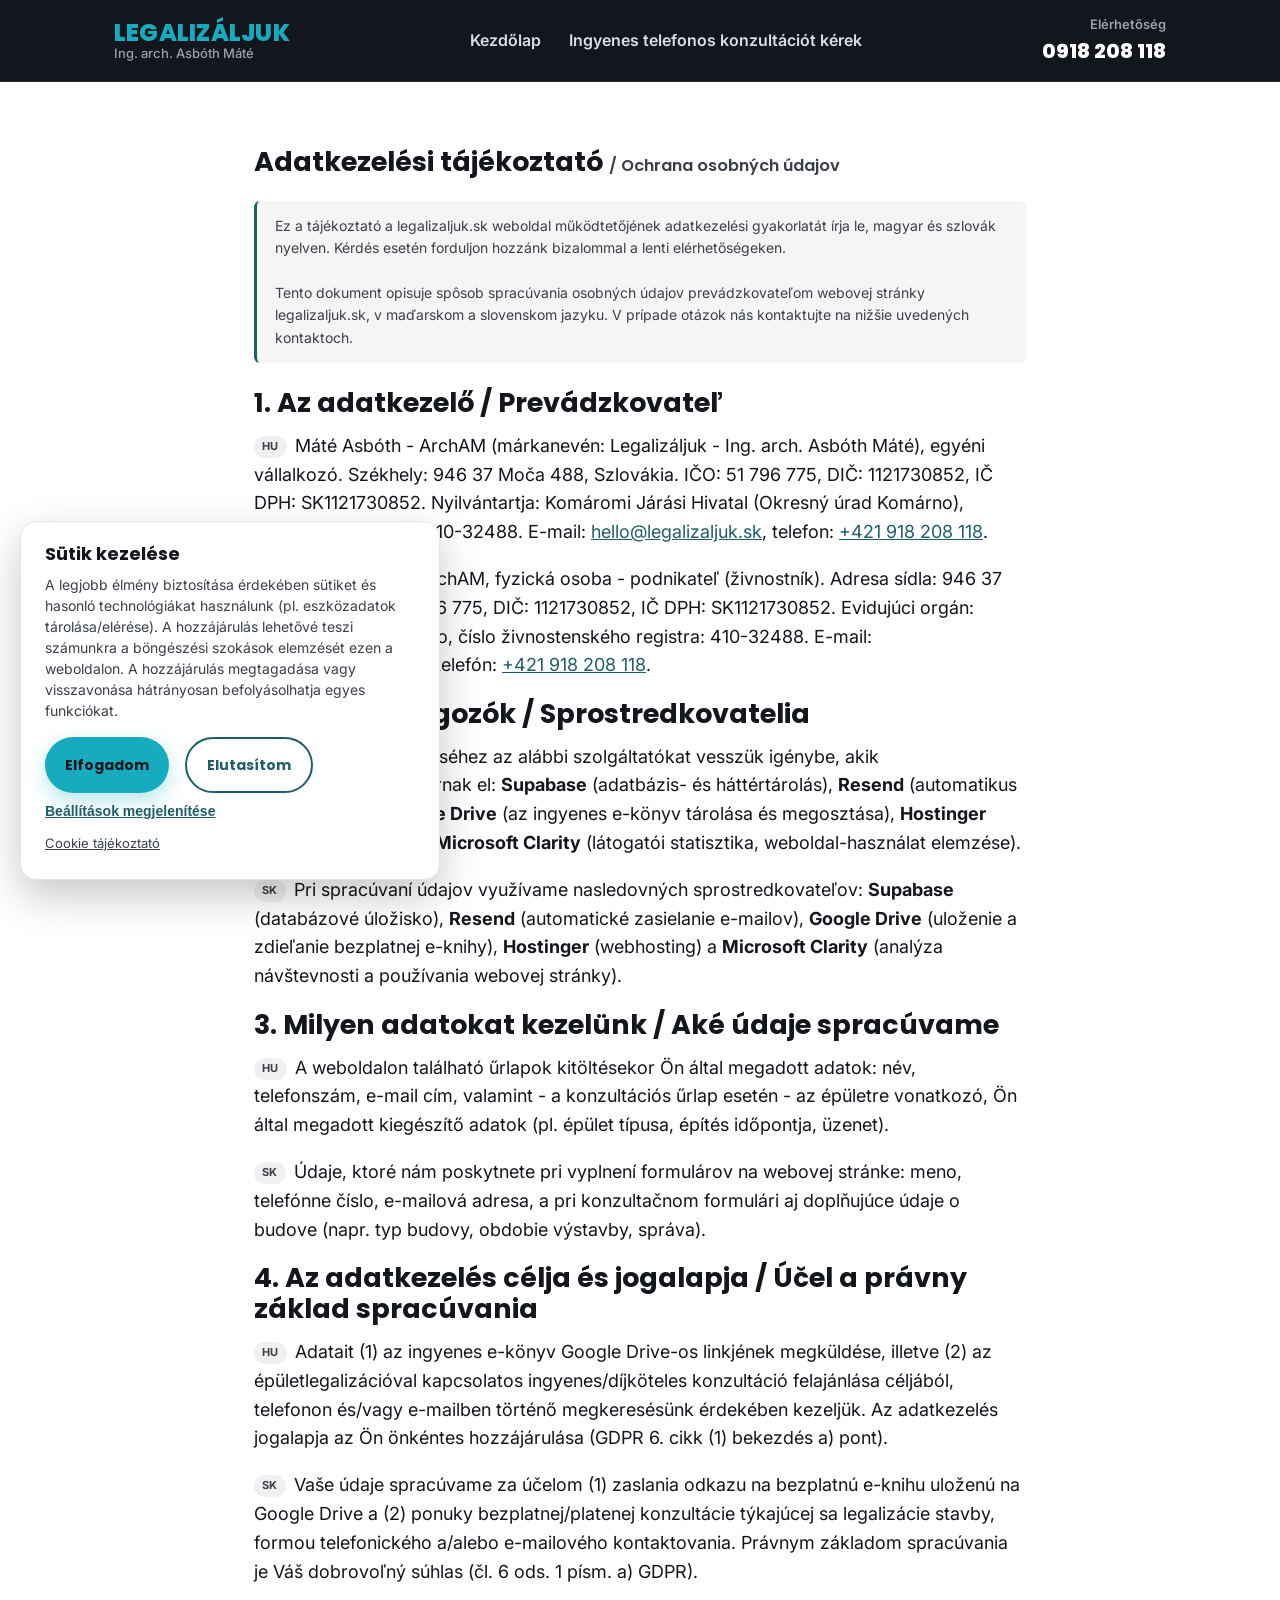
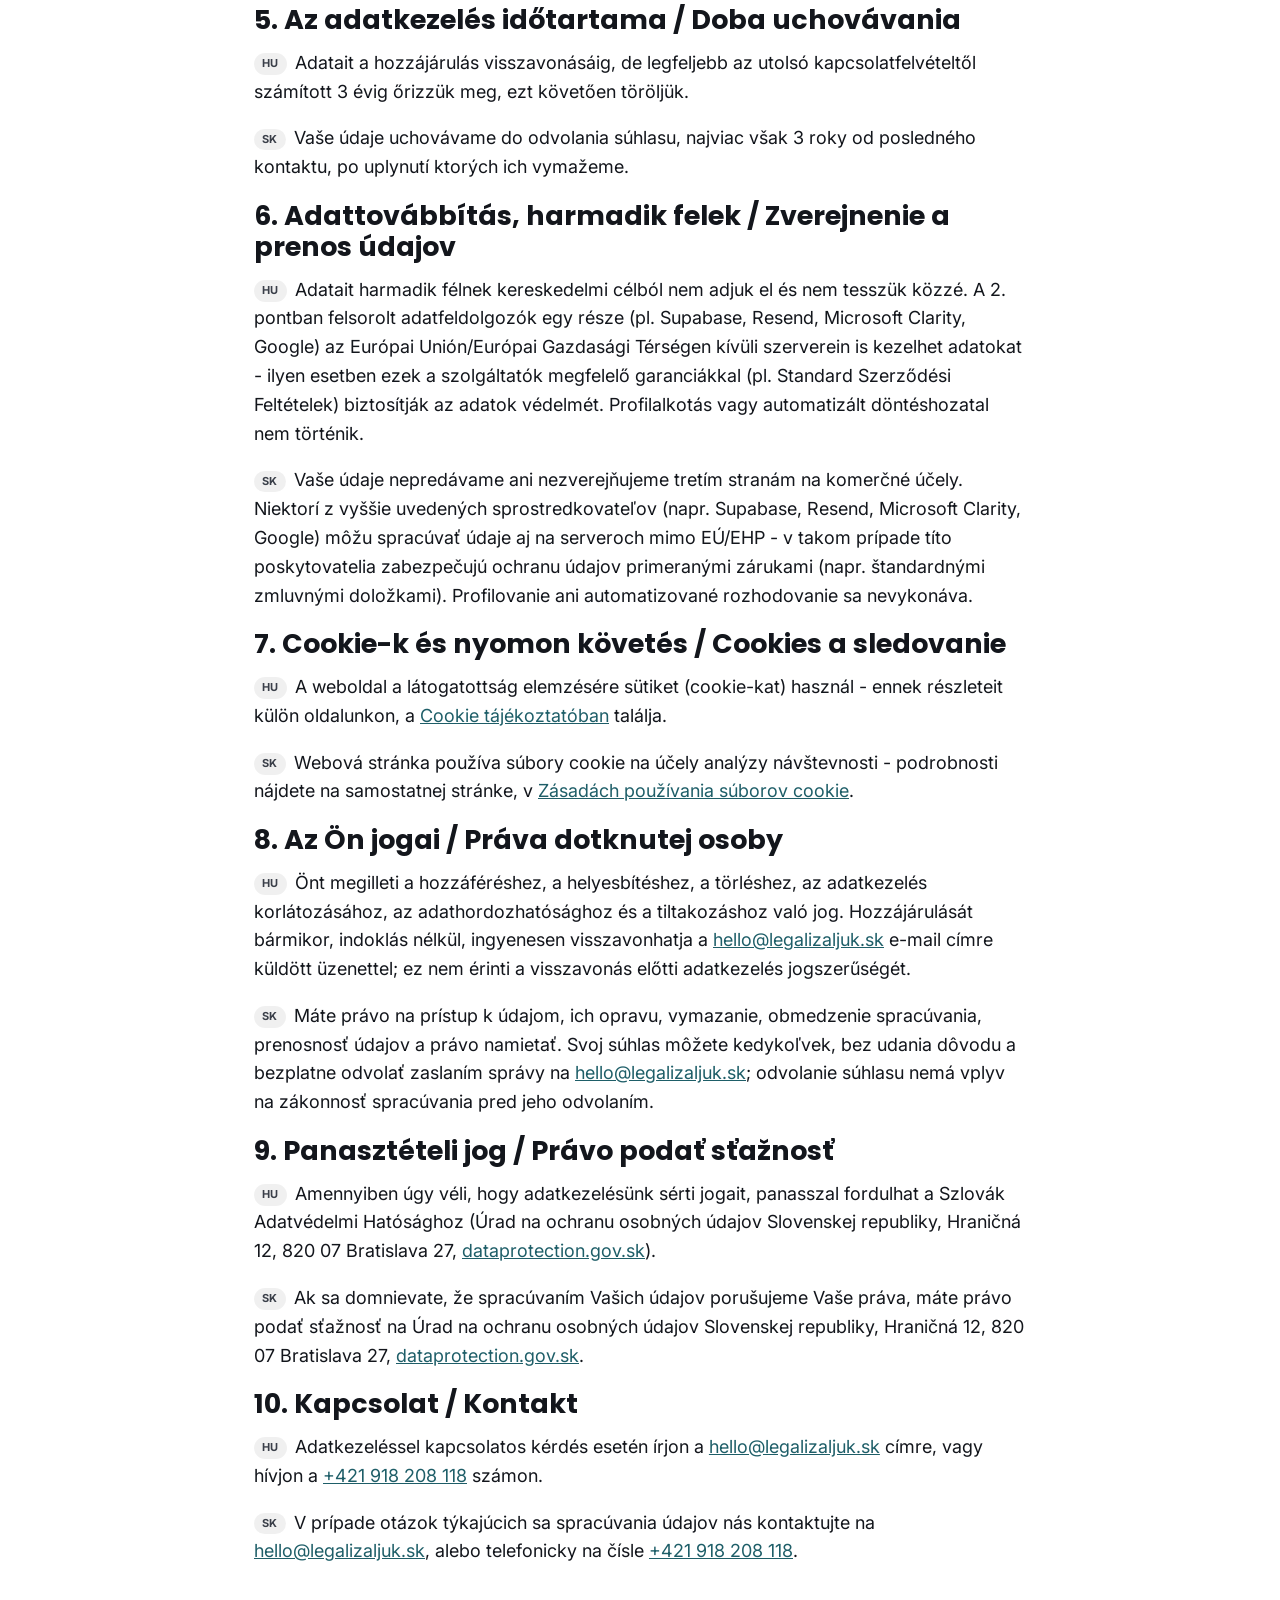
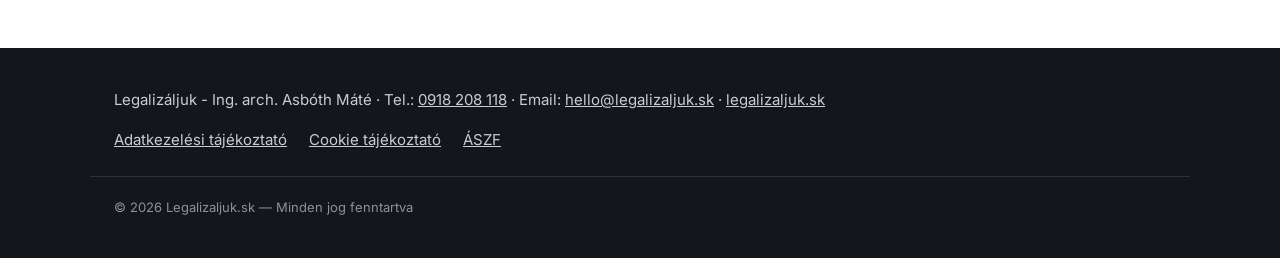
<file: adatkezelesi-tajekoztato.html>
<!DOCTYPE html>
<html lang="hu">
<head>
<meta charset="UTF-8">
<meta name="viewport" content="width=device-width, initial-scale=1.0">
<title>Adatkezelési tájékoztató / Ochrana osobných údajov - Legalizáljuk</title>

<link rel="preconnect" href="https://fonts.googleapis.com">
<link rel="preconnect" href="https://fonts.gstatic.com" crossorigin>
<link href="https://fonts.googleapis.com/css2?family=Inter:wght@400;500;600;700&family=Poppins:wght@700;800&display=swap" rel="stylesheet">
<link rel="stylesheet" href="style.css">
</head>
<body>

<header class="site-header">
  <div class="wrap">
    <a href="index.html" class="logo">
      <span class="logo-word">LEGALIZÁLJUK</span>
      <span class="logo-sub">Ing. arch. Asbóth Máté</span>
    </a>
    <nav class="site-nav">
      <a href="index.html">Kezdőlap</a>
      <a href="index.html#form-consult" data-consult-cta="compact" data-locked-label="Telefonos konzultációt kérek (50 €)">Ingyenes telefonos konzultációt kérek</a>
    </nav>
    <a href="tel:+421918208118" class="header-phone">
      <span class="label">Elérhetőség</span>
      <span class="num">0918 208 118</span>
    </a>
  </div>
</header>

<section class="section">
  <div class="wrap" style="max-width:820px;">
    <h1>Adatkezelési tájékoztató <span style="font-size:0.6em; font-weight:600; color:var(--ink-soft);">/ Ochrana osobných údajov</span></h1>

    <div class="legal-note">
      Ez a tájékoztató a legalizaljuk.sk weboldal működtetőjének adatkezelési gyakorlatát írja le, magyar és szlovák
      nyelven. Kérdés esetén forduljon hozzánk bizalommal a lenti elérhetőségeken.<br><br>
      Tento dokument opisuje spôsob spracúvania osobných údajov prevádzkovateľom webovej stránky legalizaljuk.sk,
      v maďarskom a slovenskom jazyku. V prípade otázok nás kontaktujte na nižšie uvedených kontaktoch.
    </div>

    <h2>1. Az adatkezelő / Prevádzkovateľ</h2>
    <p><span class="lang-badge">HU</span>Máté Asbóth - ArchAM (márkanevén: Legalizáljuk - Ing. arch. Asbóth Máté), egyéni vállalkozó. Székhely: 946 37 Moča 488, Szlovákia. IČO: 51 796 775, DIČ: 1121730852, IČ DPH: SK1121730852. Nyilvántartja: Komáromi Járási Hivatal (Okresný úrad Komárno), nyilvántartási szám: 410-32488. E-mail: <a href="mailto:hello@legalizaljuk.sk">hello@legalizaljuk.sk</a>, telefon: <a href="tel:+421918208118">+421 918 208 118</a>.</p>
    <p><span class="lang-badge">SK</span>Máté Asbóth - ArchAM, fyzická osoba - podnikateľ (živnostník). Adresa sídla: 946 37 Moča 488. IČO: 51 796 775, DIČ: 1121730852, IČ DPH: SK1121730852. Evidujúci orgán: Okresný úrad Komárno, číslo živnostenského registra: 410-32488. E-mail: <a href="mailto:hello@legalizaljuk.sk">hello@legalizaljuk.sk</a>, telefón: <a href="tel:+421918208118">+421 918 208 118</a>.</p>

    <h2>2. Adatfeldolgozók / Sprostredkovatelia</h2>
    <p><span class="lang-badge">HU</span>Az adatok kezeléséhez az alábbi szolgáltatókat vesszük igénybe, akik adatfeldolgozóként járnak el: <b>Supabase</b> (adatbázis- és háttértárolás), <b>Resend</b> (automatikus e-mail-küldés), <b>Google Drive</b> (az ingyenes e-könyv tárolása és megosztása), <b>Hostinger</b> (weboldal-tárhely) és <b>Microsoft Clarity</b> (látogatói statisztika, weboldal-használat elemzése).</p>
    <p><span class="lang-badge">SK</span>Pri spracúvaní údajov využívame nasledovných sprostredkovateľov: <b>Supabase</b> (databázové úložisko), <b>Resend</b> (automatické zasielanie e-mailov), <b>Google Drive</b> (uloženie a zdieľanie bezplatnej e-knihy), <b>Hostinger</b> (webhosting) a <b>Microsoft Clarity</b> (analýza návštevnosti a používania webovej stránky).</p>

    <h2>3. Milyen adatokat kezelünk / Aké údaje spracúvame</h2>
    <p><span class="lang-badge">HU</span>A weboldalon található űrlapok kitöltésekor Ön által megadott adatok: név, telefonszám, e-mail cím, valamint - a konzultációs űrlap esetén - az épületre vonatkozó, Ön által megadott kiegészítő adatok (pl. épület típusa, építés időpontja, üzenet).</p>
    <p><span class="lang-badge">SK</span>Údaje, ktoré nám poskytnete pri vyplnení formulárov na webovej stránke: meno, telefónne číslo, e-mailová adresa, a pri konzultačnom formulári aj doplňujúce údaje o budove (napr. typ budovy, obdobie výstavby, správa).</p>

    <h2>4. Az adatkezelés célja és jogalapja / Účel a právny základ spracúvania</h2>
    <p><span class="lang-badge">HU</span>Adatait (1) az ingyenes e-könyv Google Drive-os linkjének megküldése, illetve (2) az épületlegalizációval kapcsolatos ingyenes/díjköteles konzultáció felajánlása céljából, telefonon és/vagy e-mailben történő megkeresésünk érdekében kezeljük. Az adatkezelés jogalapja az Ön önkéntes hozzájárulása (GDPR 6. cikk (1) bekezdés a) pont).</p>
    <p><span class="lang-badge">SK</span>Vaše údaje spracúvame za účelom (1) zaslania odkazu na bezplatnú e-knihu uloženú na Google Drive a (2) ponuky bezplatnej/platenej konzultácie týkajúcej sa legalizácie stavby, formou telefonického a/alebo e-mailového kontaktovania. Právnym základom spracúvania je Váš dobrovoľný súhlas (čl. 6 ods. 1 písm. a) GDPR).</p>

    <h2>5. Az adatkezelés időtartama / Doba uchovávania</h2>
    <p><span class="lang-badge">HU</span>Adatait a hozzájárulás visszavonásáig, de legfeljebb az utolsó kapcsolatfelvételtől számított 3 évig őrizzük meg, ezt követően töröljük.</p>
    <p><span class="lang-badge">SK</span>Vaše údaje uchovávame do odvolania súhlasu, najviac však 3 roky od posledného kontaktu, po uplynutí ktorých ich vymažeme.</p>

    <h2>6. Adattovábbítás, harmadik felek / Zverejnenie a prenos údajov</h2>
    <p><span class="lang-badge">HU</span>Adatait harmadik félnek kereskedelmi célból nem adjuk el és nem tesszük közzé. A 2. pontban felsorolt adatfeldolgozók egy része (pl. Supabase, Resend, Microsoft Clarity, Google) az Európai Unión/Európai Gazdasági Térségen kívüli szerverein is kezelhet adatokat - ilyen esetben ezek a szolgáltatók megfelelő garanciákkal (pl. Standard Szerződési Feltételek) biztosítják az adatok védelmét. Profilalkotás vagy automatizált döntéshozatal nem történik.</p>
    <p><span class="lang-badge">SK</span>Vaše údaje nepredávame ani nezverejňujeme tretím stranám na komerčné účely. Niektorí z vyššie uvedených sprostredkovateľov (napr. Supabase, Resend, Microsoft Clarity, Google) môžu spracúvať údaje aj na serveroch mimo EÚ/EHP - v takom prípade títo poskytovatelia zabezpečujú ochranu údajov primeranými zárukami (napr. štandardnými zmluvnými doložkami). Profilovanie ani automatizované rozhodovanie sa nevykonáva.</p>

    <h2>7. Cookie-k és nyomon követés / Cookies a sledovanie</h2>
    <p><span class="lang-badge">HU</span>A weboldal a látogatottság elemzésére sütiket (cookie-kat) használ - ennek részleteit külön oldalunkon, a <a href="cookie-tajekoztato.html">Cookie tájékoztatóban</a> találja.</p>
    <p><span class="lang-badge">SK</span>Webová stránka používa súbory cookie na účely analýzy návštevnosti - podrobnosti nájdete na samostatnej stránke, v <a href="cookie-tajekoztato.html">Zásadách používania súborov cookie</a>.</p>

    <h2>8. Az Ön jogai / Práva dotknutej osoby</h2>
    <p><span class="lang-badge">HU</span>Önt megilleti a hozzáféréshez, a helyesbítéshez, a törléshez, az adatkezelés korlátozásához, az adathordozhatósághoz és a tiltakozáshoz való jog. Hozzájárulását bármikor, indoklás nélkül, ingyenesen visszavonhatja a <a href="mailto:hello@legalizaljuk.sk">hello@legalizaljuk.sk</a> e-mail címre küldött üzenettel; ez nem érinti a visszavonás előtti adatkezelés jogszerűségét.</p>
    <p><span class="lang-badge">SK</span>Máte právo na prístup k údajom, ich opravu, vymazanie, obmedzenie spracúvania, prenosnosť údajov a právo namietať. Svoj súhlas môžete kedykoľvek, bez udania dôvodu a bezplatne odvolať zaslaním správy na <a href="mailto:hello@legalizaljuk.sk">hello@legalizaljuk.sk</a>; odvolanie súhlasu nemá vplyv na zákonnosť spracúvania pred jeho odvolaním.</p>

    <h2>9. Panasztételi jog / Právo podať sťažnosť</h2>
    <p><span class="lang-badge">HU</span>Amennyiben úgy véli, hogy adatkezelésünk sérti jogait, panasszal fordulhat a Szlovák Adatvédelmi Hatósághoz (Úrad na ochranu osobných údajov Slovenskej republiky, Hraničná 12, 820 07 Bratislava 27, <a href="https://dataprotection.gov.sk" target="_blank" rel="noopener">dataprotection.gov.sk</a>).</p>
    <p><span class="lang-badge">SK</span>Ak sa domnievate, že spracúvaním Vašich údajov porušujeme Vaše práva, máte právo podať sťažnosť na Úrad na ochranu osobných údajov Slovenskej republiky, Hraničná 12, 820 07 Bratislava 27, <a href="https://dataprotection.gov.sk" target="_blank" rel="noopener">dataprotection.gov.sk</a>.</p>

    <h2>10. Kapcsolat / Kontakt</h2>
    <p><span class="lang-badge">HU</span>Adatkezeléssel kapcsolatos kérdés esetén írjon a <a href="mailto:hello@legalizaljuk.sk">hello@legalizaljuk.sk</a> címre, vagy hívjon a <a href="tel:+421918208118">+421 918 208 118</a> számon.</p>
    <p><span class="lang-badge">SK</span>V prípade otázok týkajúcich sa spracúvania údajov nás kontaktujte na <a href="mailto:hello@legalizaljuk.sk">hello@legalizaljuk.sk</a>, alebo telefonicky na čísle <a href="tel:+421918208118">+421 918 208 118</a>.</p>
  </div>
</section>

<footer class="site-footer">
  <div class="wrap">
    <div>Legalizáljuk - Ing. arch. Asbóth Máté · Tel.: <a href="tel:+421918208118">0918 208 118</a> · Email: <a href="mailto:hello@legalizaljuk.sk">hello@legalizaljuk.sk</a> · <a href="https://legalizaljuk.sk">legalizaljuk.sk</a></div>
    <div class="footer-links">
      <a href="adatkezelesi-tajekoztato.html">Adatkezelési tájékoztató</a>
      <a href="cookie-tajekoztato.html">Cookie tájékoztató</a>
      <a href="aszf.html">ÁSZF</a>
    </div>
  </div>
  <div class="wrap footer-bottom">© 2026 Legalizaljuk.sk — Minden jog fenntartva</div>
</footer>

<!-- ================= MOBIL STICKY CTA SÁV ================= -->
<div class="mobile-sticky-cta">
  <a href="index.html#form-consult" class="btn btn-cyan" data-consult-cta="compact" data-locked-label="Konzultáció (50 €)">Ingyenes konzultáció</a>
  <a href="index.html#form" class="btn btn-outline-dark">Ingyenes könyv</a>
</div>

<script src="cookie-consent.js"></script>
</body>
</html>
</file>
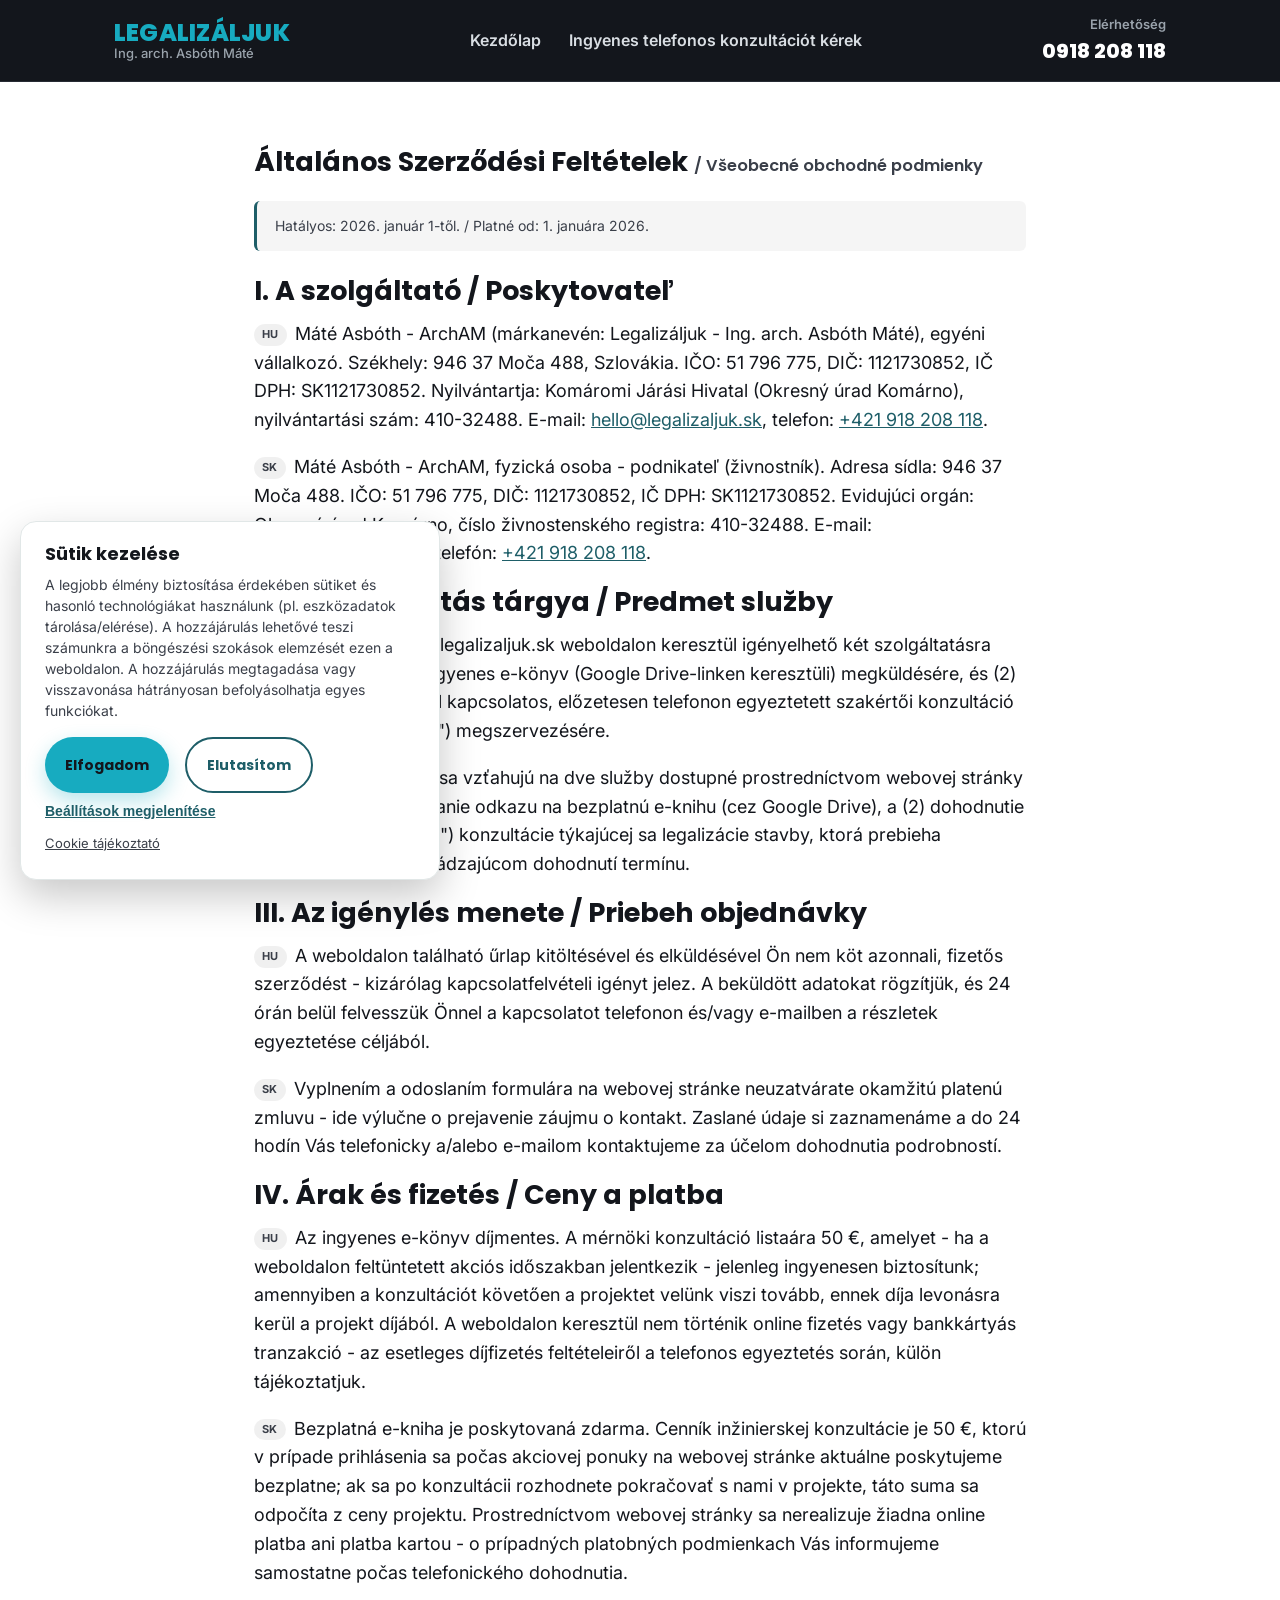
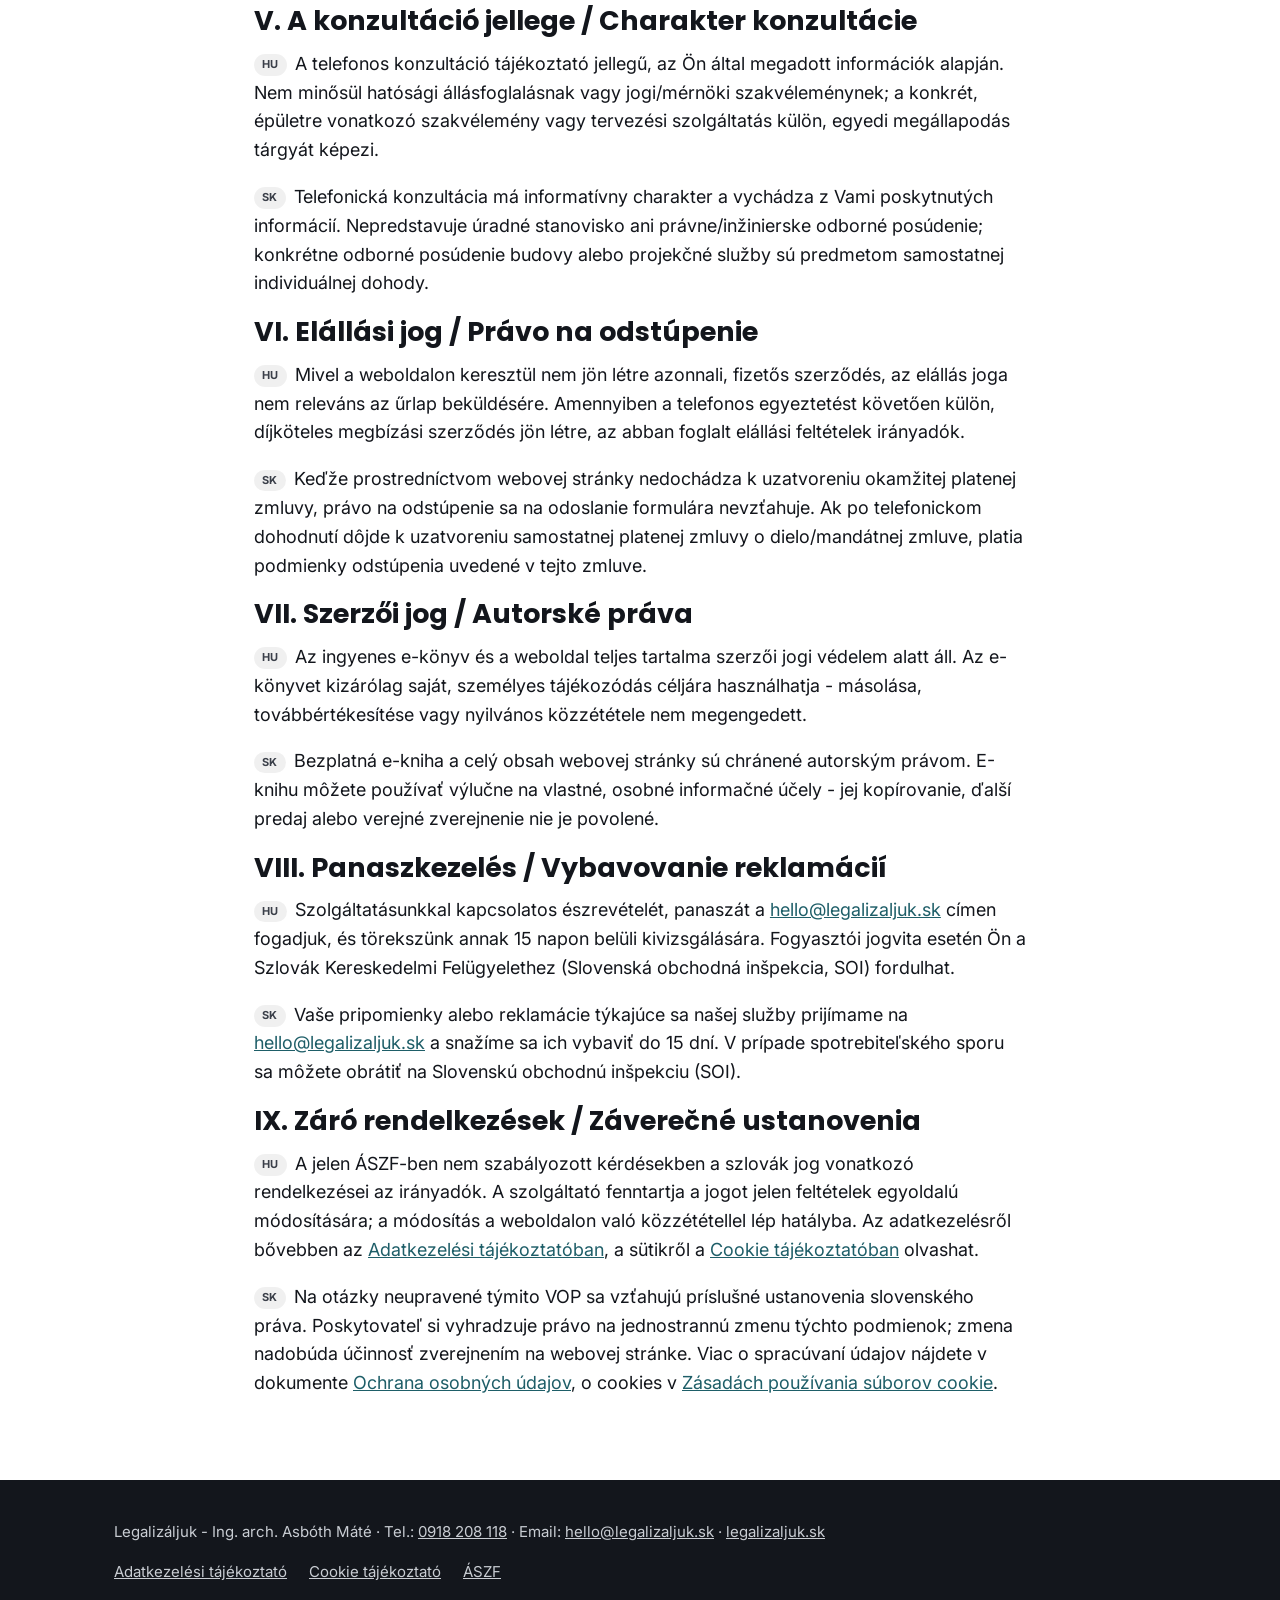
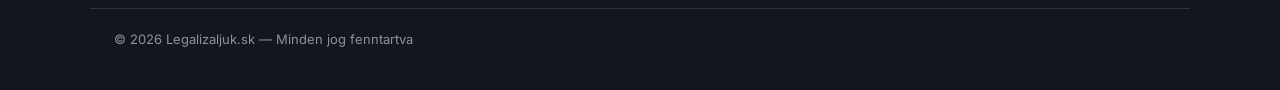
<file: aszf.html>
<!DOCTYPE html>
<html lang="hu">
<head>
<meta charset="UTF-8">
<meta name="viewport" content="width=device-width, initial-scale=1.0">
<title>Általános Szerződési Feltételek / Obchodné podmienky - Legalizáljuk</title>

<link rel="preconnect" href="https://fonts.googleapis.com">
<link rel="preconnect" href="https://fonts.gstatic.com" crossorigin>
<link href="https://fonts.googleapis.com/css2?family=Inter:wght@400;500;600;700&family=Poppins:wght@700;800&display=swap" rel="stylesheet">
<link rel="stylesheet" href="style.css">
</head>
<body>

<header class="site-header">
  <div class="wrap">
    <a href="index.html" class="logo">
      <span class="logo-word">LEGALIZÁLJUK</span>
      <span class="logo-sub">Ing. arch. Asbóth Máté</span>
    </a>
    <nav class="site-nav">
      <a href="index.html">Kezdőlap</a>
      <a href="index.html#form-consult" data-consult-cta="compact" data-locked-label="Telefonos konzultációt kérek (50 €)">Ingyenes telefonos konzultációt kérek</a>
    </nav>
    <a href="tel:+421918208118" class="header-phone">
      <span class="label">Elérhetőség</span>
      <span class="num">0918 208 118</span>
    </a>
  </div>
</header>

<section class="section">
  <div class="wrap" style="max-width:820px;">
    <h1>Általános Szerződési Feltételek <span style="font-size:0.6em; font-weight:600; color:var(--ink-soft);">/ Všeobecné obchodné podmienky</span></h1>

    <div class="legal-note">
      Hatályos: 2026. január 1-től. / Platné od: 1. januára 2026.
    </div>

    <h2>I. A szolgáltató / Poskytovateľ</h2>
    <p><span class="lang-badge">HU</span>Máté Asbóth - ArchAM (márkanevén: Legalizáljuk - Ing. arch. Asbóth Máté), egyéni vállalkozó. Székhely: 946 37 Moča 488, Szlovákia. IČO: 51 796 775, DIČ: 1121730852, IČ DPH: SK1121730852. Nyilvántartja: Komáromi Járási Hivatal (Okresný úrad Komárno), nyilvántartási szám: 410-32488. E-mail: <a href="mailto:hello@legalizaljuk.sk">hello@legalizaljuk.sk</a>, telefon: <a href="tel:+421918208118">+421 918 208 118</a>.</p>
    <p><span class="lang-badge">SK</span>Máté Asbóth - ArchAM, fyzická osoba - podnikateľ (živnostník). Adresa sídla: 946 37 Moča 488. IČO: 51 796 775, DIČ: 1121730852, IČ DPH: SK1121730852. Evidujúci orgán: Okresný úrad Komárno, číslo živnostenského registra: 410-32488. E-mail: <a href="mailto:hello@legalizaljuk.sk">hello@legalizaljuk.sk</a>, telefón: <a href="tel:+421918208118">+421 918 208 118</a>.</p>

    <h2>II. A szolgáltatás tárgya / Predmet služby</h2>
    <p><span class="lang-badge">HU</span>Jelen feltételek a legalizaljuk.sk weboldalon keresztül igényelhető két szolgáltatásra vonatkoznak: (1) az ingyenes e-könyv (Google Drive-linken keresztüli) megküldésére, és (2) az épületlegalizációval kapcsolatos, előzetesen telefonon egyeztetett szakértői konzultáció ("mérnöki konzultáció") megszervezésére.</p>
    <p><span class="lang-badge">SK</span>Tieto podmienky sa vzťahujú na dve služby dostupné prostredníctvom webovej stránky legalizaljuk.sk: (1) zaslanie odkazu na bezplatnú e-knihu (cez Google Drive), a (2) dohodnutie odbornej ("inžinierskej") konzultácie týkajúcej sa legalizácie stavby, ktorá prebieha telefonicky po predchádzajúcom dohodnutí termínu.</p>

    <h2>III. Az igénylés menete / Priebeh objednávky</h2>
    <p><span class="lang-badge">HU</span>A weboldalon található űrlap kitöltésével és elküldésével Ön nem köt azonnali, fizetős szerződést - kizárólag kapcsolatfelvételi igényt jelez. A beküldött adatokat rögzítjük, és 24 órán belül felvesszük Önnel a kapcsolatot telefonon és/vagy e-mailben a részletek egyeztetése céljából.</p>
    <p><span class="lang-badge">SK</span>Vyplnením a odoslaním formulára na webovej stránke neuzatvárate okamžitú platenú zmluvu - ide výlučne o prejavenie záujmu o kontakt. Zaslané údaje si zaznamenáme a do 24 hodín Vás telefonicky a/alebo e-mailom kontaktujeme za účelom dohodnutia podrobností.</p>

    <h2>IV. Árak és fizetés / Ceny a platba</h2>
    <p><span class="lang-badge">HU</span>Az ingyenes e-könyv díjmentes. A mérnöki konzultáció listaára 50 €, amelyet - ha a weboldalon feltüntetett akciós időszakban jelentkezik - jelenleg ingyenesen biztosítunk; amennyiben a konzultációt követően a projektet velünk viszi tovább, ennek díja levonásra kerül a projekt díjából. A weboldalon keresztül nem történik online fizetés vagy bankkártyás tranzakció - az esetleges díjfizetés feltételeiről a telefonos egyeztetés során, külön tájékoztatjuk.</p>
    <p><span class="lang-badge">SK</span>Bezplatná e-kniha je poskytovaná zdarma. Cenník inžinierskej konzultácie je 50 €, ktorú v prípade prihlásenia sa počas akciovej ponuky na webovej stránke aktuálne poskytujeme bezplatne; ak sa po konzultácii rozhodnete pokračovať s nami v projekte, táto suma sa odpočíta z ceny projektu. Prostredníctvom webovej stránky sa nerealizuje žiadna online platba ani platba kartou - o prípadných platobných podmienkach Vás informujeme samostatne počas telefonického dohodnutia.</p>

    <h2>V. A konzultáció jellege / Charakter konzultácie</h2>
    <p><span class="lang-badge">HU</span>A telefonos konzultáció tájékoztató jellegű, az Ön által megadott információk alapján. Nem minősül hatósági állásfoglalásnak vagy jogi/mérnöki szakvéleménynek; a konkrét, épületre vonatkozó szakvélemény vagy tervezési szolgáltatás külön, egyedi megállapodás tárgyát képezi.</p>
    <p><span class="lang-badge">SK</span>Telefonická konzultácia má informatívny charakter a vychádza z Vami poskytnutých informácií. Nepredstavuje úradné stanovisko ani právne/inžinierske odborné posúdenie; konkrétne odborné posúdenie budovy alebo projekčné služby sú predmetom samostatnej individuálnej dohody.</p>

    <h2>VI. Elállási jog / Právo na odstúpenie</h2>
    <p><span class="lang-badge">HU</span>Mivel a weboldalon keresztül nem jön létre azonnali, fizetős szerződés, az elállás joga nem releváns az űrlap beküldésére. Amennyiben a telefonos egyeztetést követően külön, díjköteles megbízási szerződés jön létre, az abban foglalt elállási feltételek irányadók.</p>
    <p><span class="lang-badge">SK</span>Keďže prostredníctvom webovej stránky nedochádza k uzatvoreniu okamžitej platenej zmluvy, právo na odstúpenie sa na odoslanie formulára nevzťahuje. Ak po telefonickom dohodnutí dôjde k uzatvoreniu samostatnej platenej zmluvy o dielo/mandátnej zmluve, platia podmienky odstúpenia uvedené v tejto zmluve.</p>

    <h2>VII. Szerzői jog / Autorské práva</h2>
    <p><span class="lang-badge">HU</span>Az ingyenes e-könyv és a weboldal teljes tartalma szerzői jogi védelem alatt áll. Az e-könyvet kizárólag saját, személyes tájékozódás céljára használhatja - másolása, továbbértékesítése vagy nyilvános közzététele nem megengedett.</p>
    <p><span class="lang-badge">SK</span>Bezplatná e-kniha a celý obsah webovej stránky sú chránené autorským právom. E-knihu môžete používať výlučne na vlastné, osobné informačné účely - jej kopírovanie, ďalší predaj alebo verejné zverejnenie nie je povolené.</p>

    <h2>VIII. Panaszkezelés / Vybavovanie reklamácií</h2>
    <p><span class="lang-badge">HU</span>Szolgáltatásunkkal kapcsolatos észrevételét, panaszát a <a href="mailto:hello@legalizaljuk.sk">hello@legalizaljuk.sk</a> címen fogadjuk, és törekszünk annak 15 napon belüli kivizsgálására. Fogyasztói jogvita esetén Ön a Szlovák Kereskedelmi Felügyelethez (Slovenská obchodná inšpekcia, SOI) fordulhat.</p>
    <p><span class="lang-badge">SK</span>Vaše pripomienky alebo reklamácie týkajúce sa našej služby prijímame na <a href="mailto:hello@legalizaljuk.sk">hello@legalizaljuk.sk</a> a snažíme sa ich vybaviť do 15 dní. V prípade spotrebiteľského sporu sa môžete obrátiť na Slovenskú obchodnú inšpekciu (SOI).</p>

    <h2>IX. Záró rendelkezések / Záverečné ustanovenia</h2>
    <p><span class="lang-badge">HU</span>A jelen ÁSZF-ben nem szabályozott kérdésekben a szlovák jog vonatkozó rendelkezései az irányadók. A szolgáltató fenntartja a jogot jelen feltételek egyoldalú módosítására; a módosítás a weboldalon való közzététellel lép hatályba. Az adatkezelésről bővebben az <a href="adatkezelesi-tajekoztato.html">Adatkezelési tájékoztatóban</a>, a sütikről a <a href="cookie-tajekoztato.html">Cookie tájékoztatóban</a> olvashat.</p>
    <p><span class="lang-badge">SK</span>Na otázky neupravené týmito VOP sa vzťahujú príslušné ustanovenia slovenského práva. Poskytovateľ si vyhradzuje právo na jednostrannú zmenu týchto podmienok; zmena nadobúda účinnosť zverejnením na webovej stránke. Viac o spracúvaní údajov nájdete v dokumente <a href="adatkezelesi-tajekoztato.html">Ochrana osobných údajov</a>, o cookies v <a href="cookie-tajekoztato.html">Zásadách používania súborov cookie</a>.</p>
  </div>
</section>

<footer class="site-footer">
  <div class="wrap">
    <div>Legalizáljuk - Ing. arch. Asbóth Máté · Tel.: <a href="tel:+421918208118">0918 208 118</a> · Email: <a href="mailto:hello@legalizaljuk.sk">hello@legalizaljuk.sk</a> · <a href="https://legalizaljuk.sk">legalizaljuk.sk</a></div>
    <div class="footer-links">
      <a href="adatkezelesi-tajekoztato.html">Adatkezelési tájékoztató</a>
      <a href="cookie-tajekoztato.html">Cookie tájékoztató</a>
      <a href="aszf.html">ÁSZF</a>
    </div>
  </div>
  <div class="wrap footer-bottom">© 2026 Legalizaljuk.sk — Minden jog fenntartva</div>
</footer>

<!-- ================= MOBIL STICKY CTA SÁV ================= -->
<div class="mobile-sticky-cta">
  <a href="index.html#form-consult" class="btn btn-cyan" data-consult-cta="compact" data-locked-label="Konzultáció (50 €)">Ingyenes konzultáció</a>
  <a href="index.html#form" class="btn btn-outline-dark">Ingyenes könyv</a>
</div>

<script src="cookie-consent.js"></script>
</body>
</html>
</file>
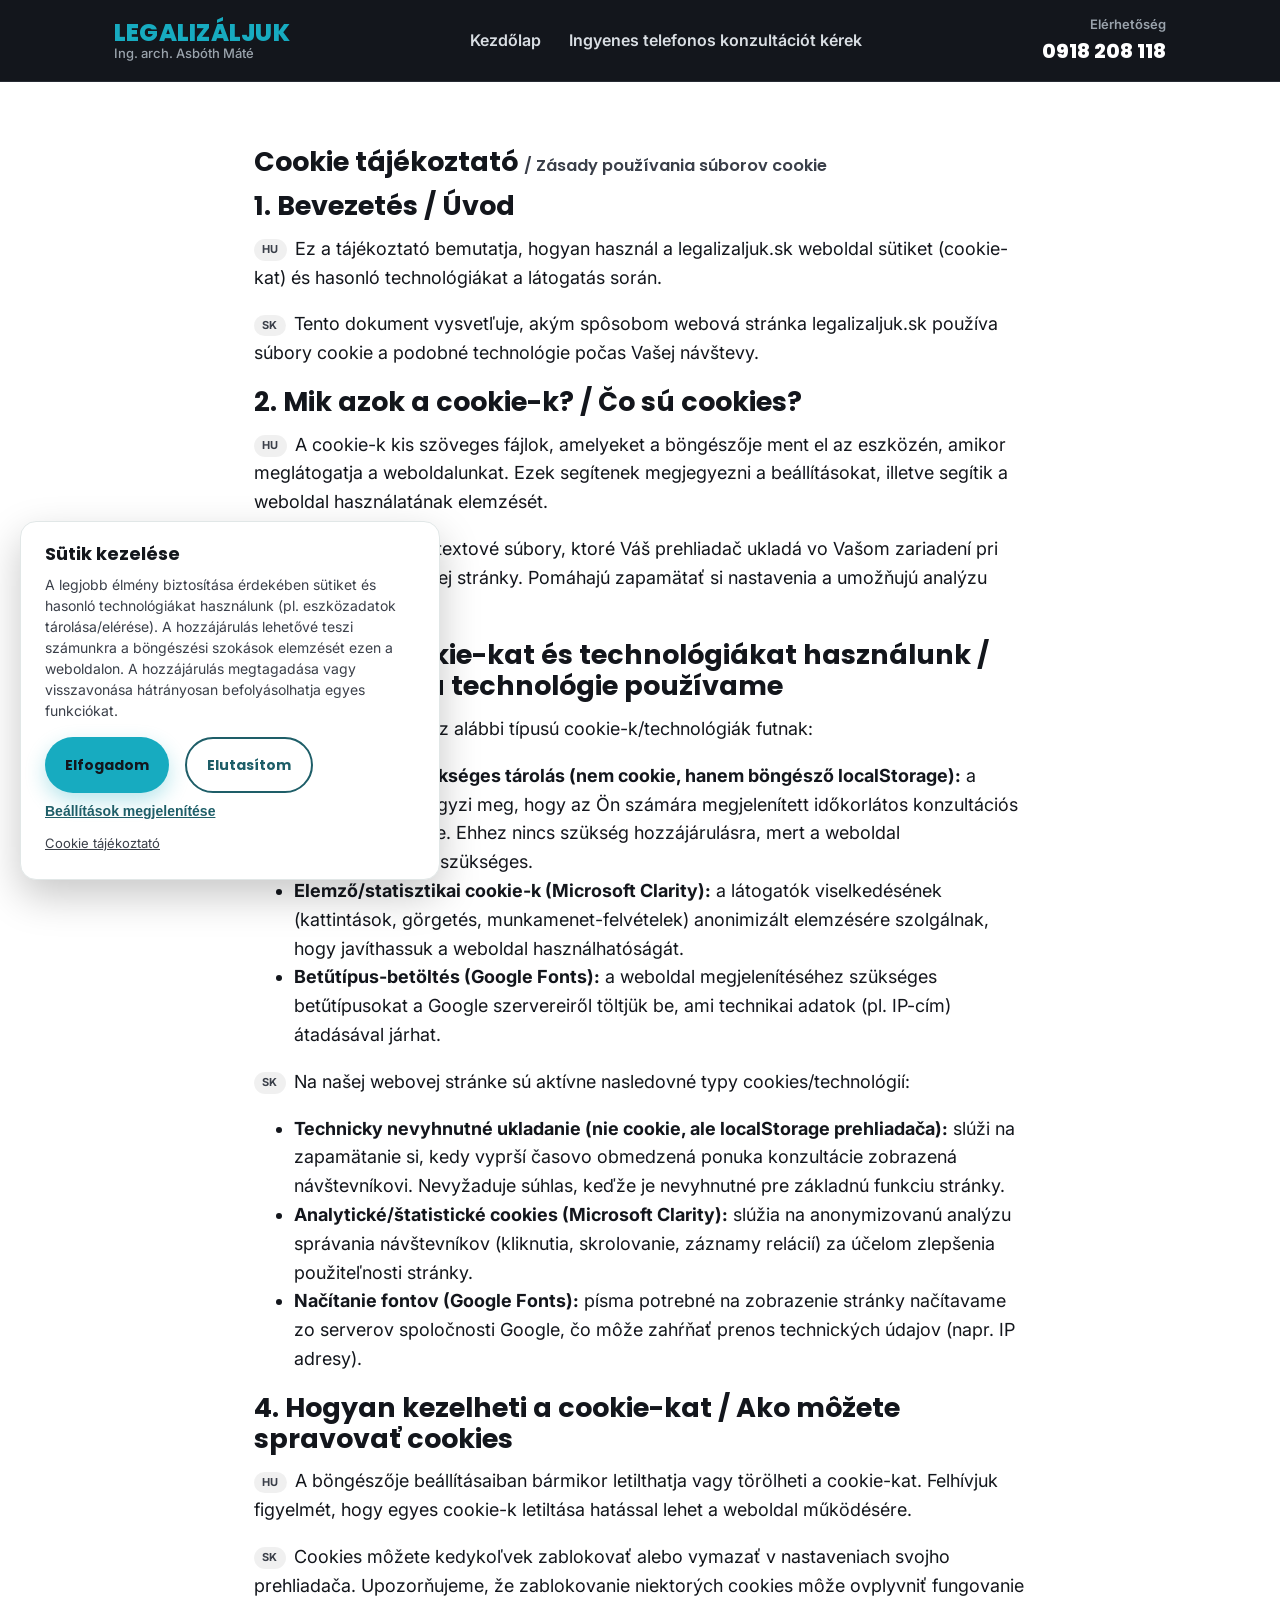
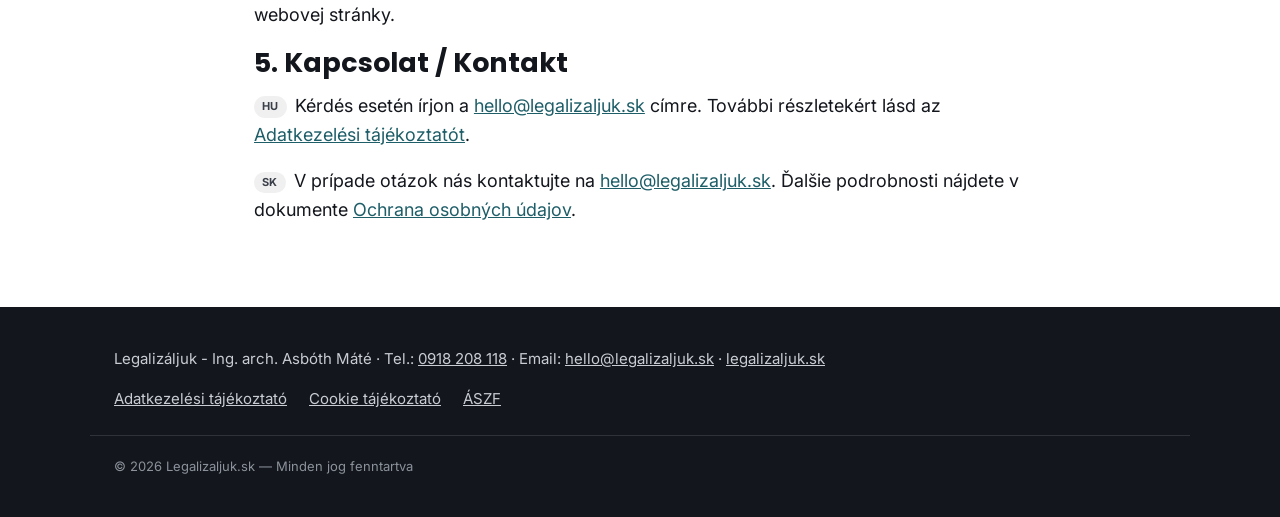
<file: cookie-tajekoztato.html>
<!DOCTYPE html>
<html lang="hu">
<head>
<meta charset="UTF-8">
<meta name="viewport" content="width=device-width, initial-scale=1.0">
<title>Cookie tájékoztató / Zásady cookies - Legalizáljuk</title>

<link rel="preconnect" href="https://fonts.googleapis.com">
<link rel="preconnect" href="https://fonts.gstatic.com" crossorigin>
<link href="https://fonts.googleapis.com/css2?family=Inter:wght@400;500;600;700&family=Poppins:wght@700;800&display=swap" rel="stylesheet">
<link rel="stylesheet" href="style.css">
</head>
<body>

<header class="site-header">
  <div class="wrap">
    <a href="index.html" class="logo">
      <span class="logo-word">LEGALIZÁLJUK</span>
      <span class="logo-sub">Ing. arch. Asbóth Máté</span>
    </a>
    <nav class="site-nav">
      <a href="index.html">Kezdőlap</a>
      <a href="index.html#form-consult" data-consult-cta="compact" data-locked-label="Telefonos konzultációt kérek (50 €)">Ingyenes telefonos konzultációt kérek</a>
    </nav>
    <a href="tel:+421918208118" class="header-phone">
      <span class="label">Elérhetőség</span>
      <span class="num">0918 208 118</span>
    </a>
  </div>
</header>

<section class="section">
  <div class="wrap" style="max-width:820px;">
    <h1>Cookie tájékoztató <span style="font-size:0.6em; font-weight:600; color:var(--ink-soft);">/ Zásady používania súborov cookie</span></h1>

    <h2>1. Bevezetés / Úvod</h2>
    <p><span class="lang-badge">HU</span>Ez a tájékoztató bemutatja, hogyan használ a legalizaljuk.sk weboldal sütiket (cookie-kat) és hasonló technológiákat a látogatás során.</p>
    <p><span class="lang-badge">SK</span>Tento dokument vysvetľuje, akým spôsobom webová stránka legalizaljuk.sk používa súbory cookie a podobné technológie počas Vašej návštevy.</p>

    <h2>2. Mik azok a cookie-k? / Čo sú cookies?</h2>
    <p><span class="lang-badge">HU</span>A cookie-k kis szöveges fájlok, amelyeket a böngészője ment el az eszközén, amikor meglátogatja a weboldalunkat. Ezek segítenek megjegyezni a beállításokat, illetve segítik a weboldal használatának elemzését.</p>
    <p><span class="lang-badge">SK</span>Cookies sú malé textové súbory, ktoré Váš prehliadač ukladá vo Vašom zariadení pri návšteve našej webovej stránky. Pomáhajú zapamätať si nastavenia a umožňujú analýzu používania stránky.</p>

    <h2>3. Milyen cookie-kat és technológiákat használunk / Aké cookies a technológie používame</h2>
    <p><span class="lang-badge">HU</span>Weboldalunkon az alábbi típusú cookie-k/technológiák futnak:</p>
    <ul>
      <li><b>Technikailag szükséges tárolás (nem cookie, hanem böngésző localStorage):</b> a weboldal ezzel jegyzi meg, hogy az Ön számára megjelenített időkorlátos konzultációs ajánlat mikor jár le. Ehhez nincs szükség hozzájárulásra, mert a weboldal alapfunkciójához szükséges.</li>
      <li><b>Elemző/statisztikai cookie-k (Microsoft Clarity):</b> a látogatók viselkedésének (kattintások, görgetés, munkamenet-felvételek) anonimizált elemzésére szolgálnak, hogy javíthassuk a weboldal használhatóságát.</li>
      <li><b>Betűtípus-betöltés (Google Fonts):</b> a weboldal megjelenítéséhez szükséges betűtípusokat a Google szervereiről töltjük be, ami technikai adatok (pl. IP-cím) átadásával járhat.</li>
    </ul>
    <p><span class="lang-badge">SK</span>Na našej webovej stránke sú aktívne nasledovné typy cookies/technológií:</p>
    <ul>
      <li><b>Technicky nevyhnutné ukladanie (nie cookie, ale localStorage prehliadača):</b> slúži na zapamätanie si, kedy vyprší časovo obmedzená ponuka konzultácie zobrazená návštevníkovi. Nevyžaduje súhlas, keďže je nevyhnutné pre základnú funkciu stránky.</li>
      <li><b>Analytické/štatistické cookies (Microsoft Clarity):</b> slúžia na anonymizovanú analýzu správania návštevníkov (kliknutia, skrolovanie, záznamy relácií) za účelom zlepšenia použiteľnosti stránky.</li>
      <li><b>Načítanie fontov (Google Fonts):</b> písma potrebné na zobrazenie stránky načítavame zo serverov spoločnosti Google, čo môže zahŕňať prenos technických údajov (napr. IP adresy).</li>
    </ul>

    <h2>4. Hogyan kezelheti a cookie-kat / Ako môžete spravovať cookies</h2>
    <p><span class="lang-badge">HU</span>A böngészője beállításaiban bármikor letilthatja vagy törölheti a cookie-kat. Felhívjuk figyelmét, hogy egyes cookie-k letiltása hatással lehet a weboldal működésére.</p>
    <p><span class="lang-badge">SK</span>Cookies môžete kedykoľvek zablokovať alebo vymazať v nastaveniach svojho prehliadača. Upozorňujeme, že zablokovanie niektorých cookies môže ovplyvniť fungovanie webovej stránky.</p>

    <h2>5. Kapcsolat / Kontakt</h2>
    <p><span class="lang-badge">HU</span>Kérdés esetén írjon a <a href="mailto:hello@legalizaljuk.sk">hello@legalizaljuk.sk</a> címre. További részletekért lásd az <a href="adatkezelesi-tajekoztato.html">Adatkezelési tájékoztatót</a>.</p>
    <p><span class="lang-badge">SK</span>V prípade otázok nás kontaktujte na <a href="mailto:hello@legalizaljuk.sk">hello@legalizaljuk.sk</a>. Ďalšie podrobnosti nájdete v dokumente <a href="adatkezelesi-tajekoztato.html">Ochrana osobných údajov</a>.</p>
  </div>
</section>

<footer class="site-footer">
  <div class="wrap">
    <div>Legalizáljuk - Ing. arch. Asbóth Máté · Tel.: <a href="tel:+421918208118">0918 208 118</a> · Email: <a href="mailto:hello@legalizaljuk.sk">hello@legalizaljuk.sk</a> · <a href="https://legalizaljuk.sk">legalizaljuk.sk</a></div>
    <div class="footer-links">
      <a href="adatkezelesi-tajekoztato.html">Adatkezelési tájékoztató</a>
      <a href="cookie-tajekoztato.html">Cookie tájékoztató</a>
      <a href="aszf.html">ÁSZF</a>
    </div>
  </div>
  <div class="wrap footer-bottom">© 2026 Legalizaljuk.sk — Minden jog fenntartva</div>
</footer>

<!-- ================= MOBIL STICKY CTA SÁV ================= -->
<div class="mobile-sticky-cta">
  <a href="index.html#form-consult" class="btn btn-cyan" data-consult-cta="compact" data-locked-label="Konzultáció (50 €)">Ingyenes konzultáció</a>
  <a href="index.html#form" class="btn btn-outline-dark">Ingyenes könyv</a>
</div>

<script src="cookie-consent.js"></script>
</body>
</html>
</file>
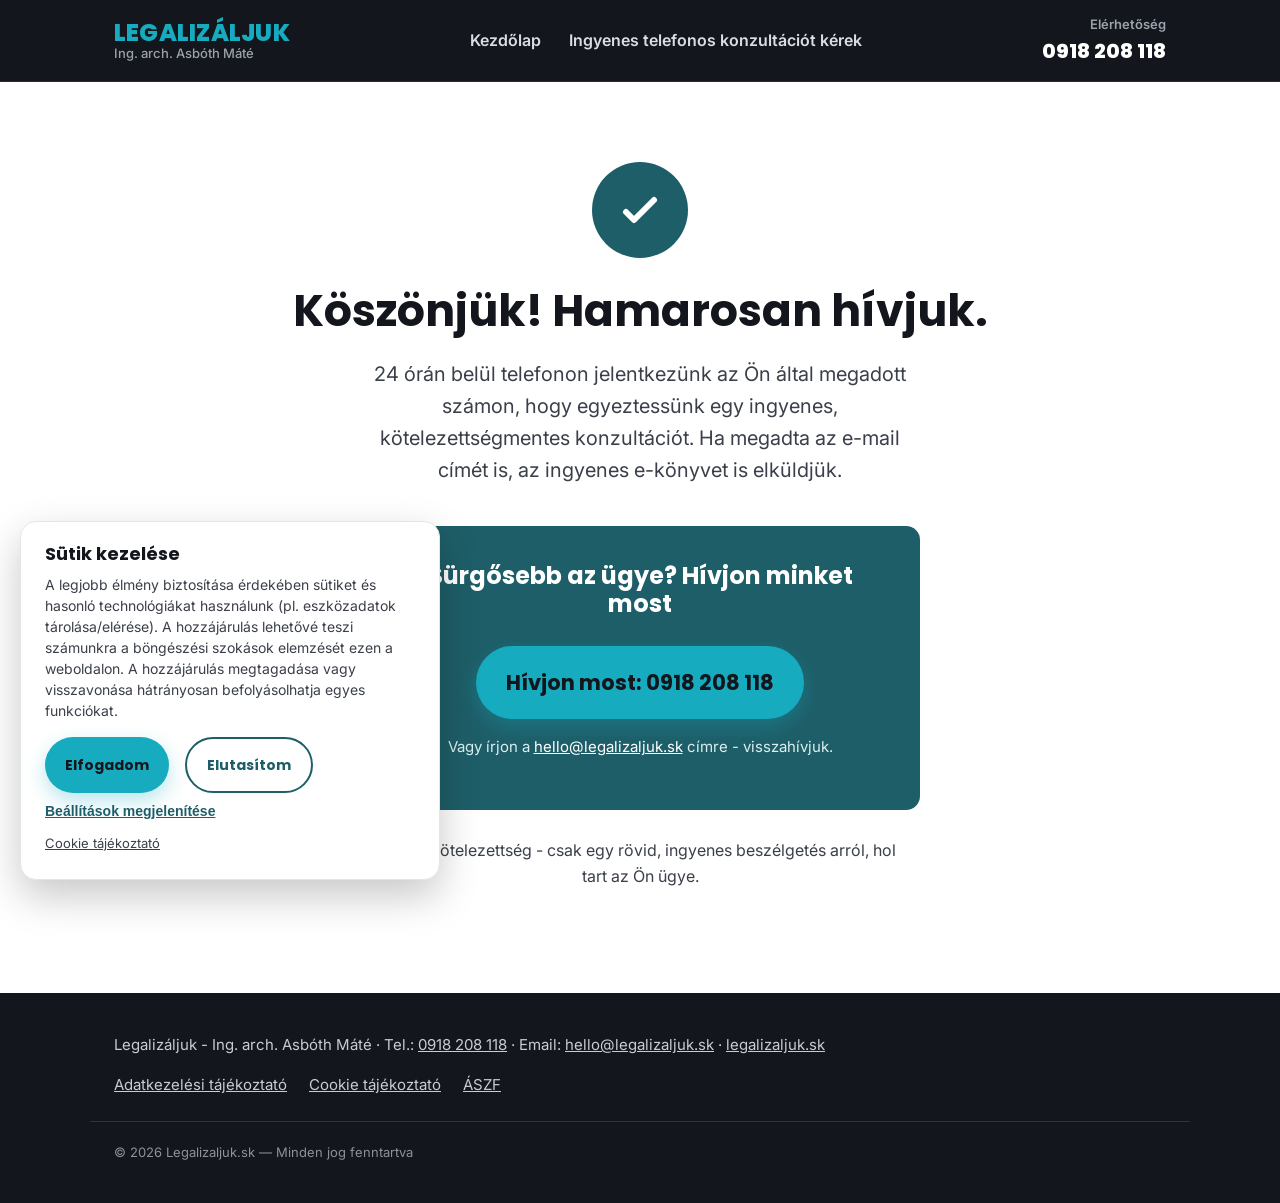
<file: koszonjuk-konzultacio.html>
<!DOCTYPE html>
<html lang="hu">
<head>
<meta charset="UTF-8">
<meta name="viewport" content="width=device-width, initial-scale=1.0">
<title>Köszönjük! - Legalizáljuk</title>
<meta name="description" content="Köszönjük a jelentkezést - hamarosan telefonon felvesszük Önnel a kapcsolatot az ingyenes konzultáció miatt.">

<link rel="preconnect" href="https://fonts.googleapis.com">
<link rel="preconnect" href="https://fonts.gstatic.com" crossorigin>
<link href="https://fonts.googleapis.com/css2?family=Inter:wght@400;500;600;700&family=Poppins:wght@700;800&display=swap" rel="stylesheet">
<link rel="stylesheet" href="style.css">

<!-- =========================================================
     META PIXEL - "Lead" konverziós esemény ide, ha az oldal
     betöltésekor szeretnéd triggerelni (submit-alapú Lead event
     helyett/mellett):
<script>
  fbq('track', 'Lead');
</script>
     ========================================================= -->
</head>
<body>

<header class="site-header">
  <div class="wrap">
    <a href="index.html" class="logo">
      <span class="logo-word">LEGALIZÁLJUK</span>
      <span class="logo-sub">Ing. arch. Asbóth Máté</span>
    </a>
    <nav class="site-nav">
      <a href="index.html">Kezdőlap</a>
      <a href="index.html#form-consult" data-consult-cta="compact" data-locked-label="Telefonos konzultációt kérek (50 €)">Ingyenes telefonos konzultációt kérek</a>
    </nav>
    <a href="tel:+421918208118" class="header-phone">
      <span class="label">Elérhetőség</span>
      <span class="num">0918 208 118</span>
    </a>
  </div>
</header>

<section class="thanks-hero">
  <div class="wrap">
    <div class="check-badge" aria-hidden="true">
      <svg width="48" height="48" viewBox="0 0 24 24" fill="none" xmlns="http://www.w3.org/2000/svg">
        <path d="M5 13l4 4L19 7" stroke="white" stroke-width="3" stroke-linecap="round" stroke-linejoin="round"/>
      </svg>
    </div>
    <h1>Köszönjük! Hamarosan hívjuk.</h1>
    <p class="lead">24 órán belül telefonon jelentkezünk az Ön által megadott számon, hogy egyeztessünk egy ingyenes, kötelezettségmentes konzultációt. Ha megadta az e-mail címét is, az ingyenes e-könyvet is elküldjük.</p>

    <div class="thanks-cta">
      <h2>Sürgősebb az ügye? Hívjon minket most</h2>
      <a href="tel:+421918208118" class="btn btn-cyan btn-lg tel-btn">Hívjon most: 0918 208 118</a>
      <p class="alt">Vagy írjon a <a href="mailto:hello@legalizaljuk.sk" style="color:#fff;text-decoration:underline;">hello@legalizaljuk.sk</a> címre - visszahívjuk.</p>
    </div>

    <p class="thanks-trust">Nincs kötelezettség - csak egy rövid, ingyenes beszélgetés arról, hol tart az Ön ügye.</p>
  </div>
</section>

<footer class="site-footer" style="margin-top:64px;">
  <div class="wrap">
    <div>Legalizáljuk - Ing. arch. Asbóth Máté · Tel.: <a href="tel:+421918208118">0918 208 118</a> · Email: <a href="mailto:hello@legalizaljuk.sk">hello@legalizaljuk.sk</a> · <a href="https://legalizaljuk.sk">legalizaljuk.sk</a></div>
    <div class="footer-links">
      <a href="adatkezelesi-tajekoztato.html">Adatkezelési tájékoztató</a>
      <a href="cookie-tajekoztato.html">Cookie tájékoztató</a>
      <a href="aszf.html">ÁSZF</a>
    </div>
  </div>
  <div class="wrap footer-bottom">© 2026 Legalizaljuk.sk — Minden jog fenntartva</div>
</footer>

<!-- ================= MOBIL STICKY CTA SÁV ================= -->
<div class="mobile-sticky-cta">
  <a href="index.html#form-consult" class="btn btn-cyan" data-consult-cta="compact" data-locked-label="Konzultáció (50 €)">Ingyenes konzultáció</a>
  <a href="index.html#form" class="btn btn-outline-dark">Ingyenes könyv</a>
</div>

<script src="cookie-consent.js"></script>
</body>
</html>
</file>
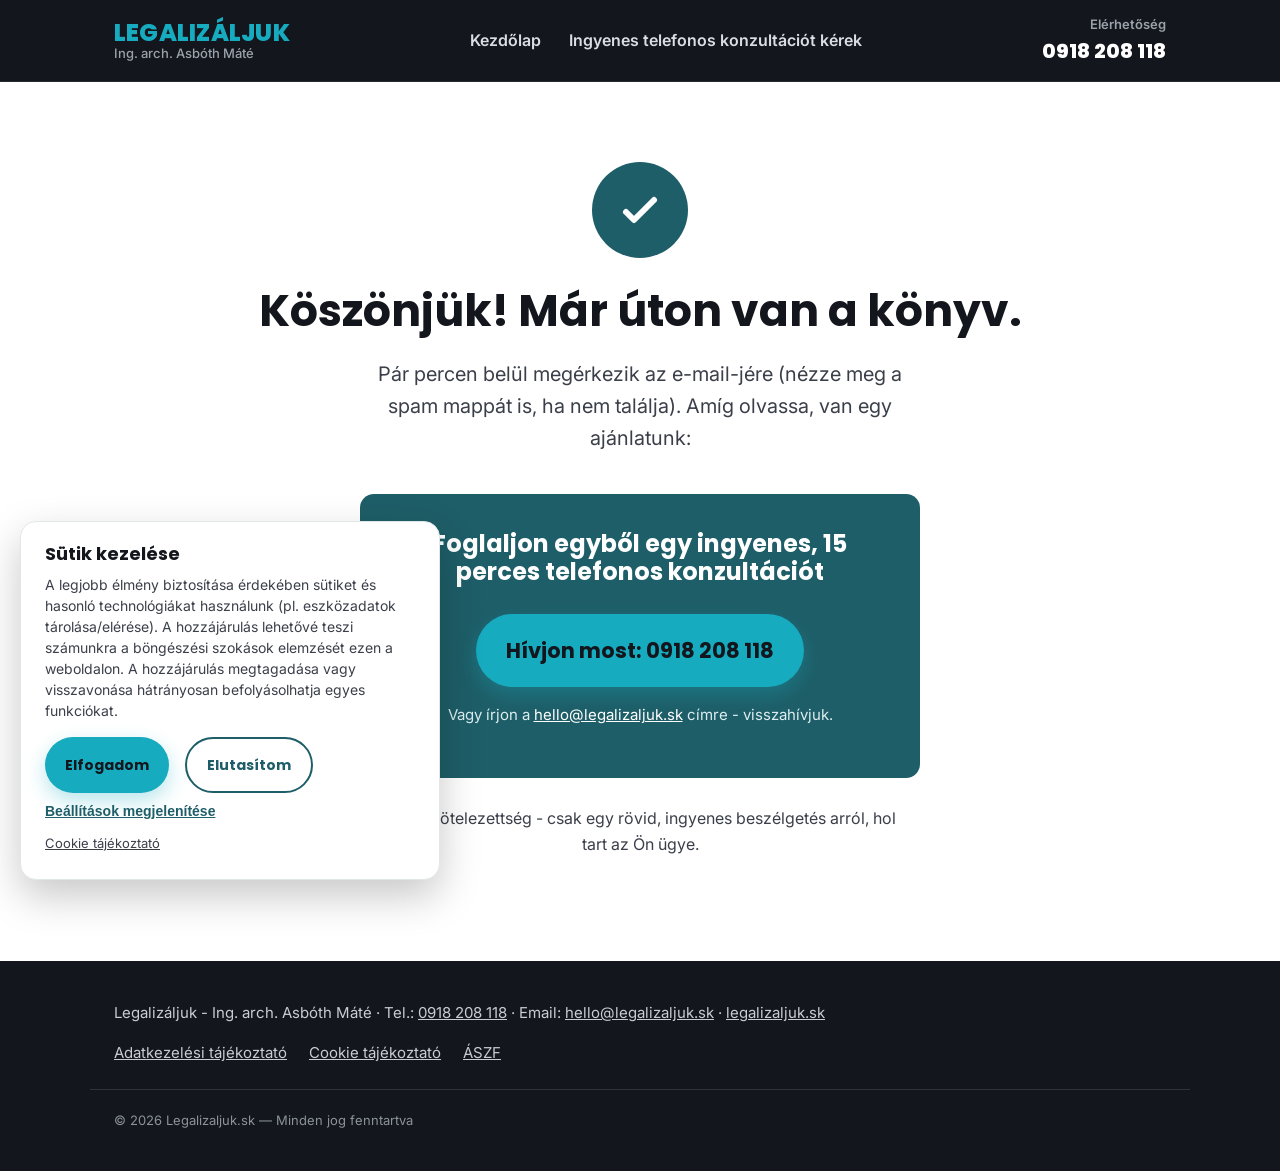
<file: koszonjuk.html>
<!DOCTYPE html>
<html lang="hu">
<head>
<meta charset="UTF-8">
<meta name="viewport" content="width=device-width, initial-scale=1.0">
<title>Köszönjük! - Legalizáljuk</title>
<meta name="description" content="Köszönjük a jelentkezést - a Legalizáljuk e-könyve hamarosan megérkezik az Ön e-mail címére.">

<link rel="preconnect" href="https://fonts.googleapis.com">
<link rel="preconnect" href="https://fonts.gstatic.com" crossorigin>
<link href="https://fonts.googleapis.com/css2?family=Inter:wght@400;500;600;700&family=Poppins:wght@700;800&display=swap" rel="stylesheet">
<link rel="stylesheet" href="style.css">

<!-- =========================================================
     META PIXEL - "Lead" konverziós esemény ide, ha az oldal
     betöltésekor szeretnéd triggerelni (submit-alapú Lead event
     helyett/mellett):
<script>
  fbq('track', 'Lead');
</script>
     ========================================================= -->
</head>
<body>

<header class="site-header">
  <div class="wrap">
    <a href="index.html" class="logo">
      <span class="logo-word">LEGALIZÁLJUK</span>
      <span class="logo-sub">Ing. arch. Asbóth Máté</span>
    </a>
    <nav class="site-nav">
      <a href="index.html">Kezdőlap</a>
      <a href="index.html#form-consult" data-consult-cta="compact" data-locked-label="Telefonos konzultációt kérek (50 €)">Ingyenes telefonos konzultációt kérek</a>
    </nav>
    <a href="tel:+421918208118" class="header-phone">
      <span class="label">Elérhetőség</span>
      <span class="num">0918 208 118</span>
    </a>
  </div>
</header>

<section class="thanks-hero">
  <div class="wrap">
    <div class="check-badge" aria-hidden="true">
      <svg width="48" height="48" viewBox="0 0 24 24" fill="none" xmlns="http://www.w3.org/2000/svg">
        <path d="M5 13l4 4L19 7" stroke="white" stroke-width="3" stroke-linecap="round" stroke-linejoin="round"/>
      </svg>
    </div>
    <h1>Köszönjük! Már úton van a könyv.</h1>
    <p class="lead">Pár percen belül megérkezik az e-mail-jére (nézze meg a spam mappát is, ha nem találja). Amíg olvassa, van egy ajánlatunk:</p>

    <div class="thanks-cta">
      <h2>Foglaljon egyből egy ingyenes, 15 perces telefonos konzultációt</h2>
      <a href="tel:+421918208118" class="btn btn-cyan btn-lg tel-btn">Hívjon most: 0918 208 118</a>
      <p class="alt">Vagy írjon a <a href="mailto:hello@legalizaljuk.sk" style="color:#fff;text-decoration:underline;">hello@legalizaljuk.sk</a> címre - visszahívjuk.</p>
    </div>

    <p class="thanks-trust">Nincs kötelezettség - csak egy rövid, ingyenes beszélgetés arról, hol tart az Ön ügye.</p>
  </div>
</section>

<footer class="site-footer" style="margin-top:64px;">
  <div class="wrap">
    <div>Legalizáljuk - Ing. arch. Asbóth Máté · Tel.: <a href="tel:+421918208118">0918 208 118</a> · Email: <a href="mailto:hello@legalizaljuk.sk">hello@legalizaljuk.sk</a> · <a href="https://legalizaljuk.sk">legalizaljuk.sk</a></div>
    <div class="footer-links">
      <a href="adatkezelesi-tajekoztato.html">Adatkezelési tájékoztató</a>
      <a href="cookie-tajekoztato.html">Cookie tájékoztató</a>
      <a href="aszf.html">ÁSZF</a>
    </div>
  </div>
  <div class="wrap footer-bottom">© 2026 Legalizaljuk.sk — Minden jog fenntartva</div>
</footer>

<!-- ================= MOBIL STICKY CTA SÁV ================= -->
<div class="mobile-sticky-cta">
  <a href="index.html#form-consult" class="btn btn-cyan" data-consult-cta="compact" data-locked-label="Konzultáció (50 €)">Ingyenes konzultáció</a>
  <a href="index.html#form" class="btn btn-outline-dark">Ingyenes könyv</a>
</div>

<script src="cookie-consent.js"></script>
</body>
</html>
</file>
<file: style.css>
/* =========================================================
   Legalizáljuk - landing page stílusok
   Design-elv: fehér alap, sötét szöveg, EGY kiemelő szín
   (sötét teal), nagy kontrasztok, 50+ / gyengénlátó
   látogatóknak is jól olvasható méretek.
   ========================================================= */

:root{
  --ink:        #13161C;
  --ink-soft:   #3A3F49;
  --teal:       #1E5E68;
  --teal-dark:  #163F47;
  --cyan:       #17ABC0;
  --white:      #FFFFFF;
  --bg-soft:    #F4F8F8;
  --border:     #E1E7E7;
  --red:        #E63946;
  --black:      #0B0C0E;
  --radius:     14px;
  --max-w:      1100px;
  --shadow:     0 10px 30px rgba(19,22,28,0.10);
}

*, *::before, *::after{ box-sizing: border-box; }

html{ scroll-behavior: smooth; }

body{
  margin: 0;
  font-family: "Inter", "Segoe UI", system-ui, -apple-system, Arial, sans-serif;
  color: var(--ink);
  background: var(--white);
  font-size: 18px;
  line-height: 1.6;
  -webkit-font-smoothing: antialiased;
}

h1, h2, h3{
  font-family: "Poppins", "Inter", system-ui, sans-serif;
  font-weight: 700;
  line-height: 1.15;
  margin: 0 0 0.5em 0;
  color: var(--ink);
}

p{ margin: 0 0 1em 0; }

a{ color: var(--teal); }

img{ max-width: 100%; display: block; }

.wrap{
  max-width: var(--max-w);
  margin: 0 auto;
  padding: 0 24px;
}

.section{
  padding: 64px 0;
}

.section-tight{ padding: 40px 0; }

.section-alt{
  background: var(--bg-soft);
}

.eyebrow{
  display: inline-block;
  font-weight: 700;
  letter-spacing: 0.04em;
  text-transform: uppercase;
  font-size: 15px;
  color: var(--teal);
  margin-bottom: 12px;
}

.center{ text-align: center; }

/* ---------- Gombok ---------- */
.btn{
  display: inline-flex;
  align-items: center;
  justify-content: center;
  gap: 10px;
  font-family: "Poppins", sans-serif;
  font-weight: 700;
  font-size: 19px;
  text-decoration: none;
  border: none;
  border-radius: 999px;
  padding: 18px 34px;
  cursor: pointer;
  transition: transform .12s ease, box-shadow .12s ease, opacity .12s ease;
  min-height: 56px;
}
.btn:hover{ transform: translateY(-1px); opacity: 0.95; }
.btn:active{ transform: translateY(0); }

.btn-primary{
  background: var(--teal);
  color: var(--white);
  box-shadow: 0 8px 20px rgba(30,94,104,0.30);
}
.btn-cyan{
  background: var(--cyan);
  color: var(--ink);
  box-shadow: 0 8px 20px rgba(23,171,192,0.30);
}
.btn-outline{
  background: transparent;
  color: var(--teal);
  border: 2px solid var(--teal);
}
.btn-block{ width: 100%; }
.btn-lg{ font-size: 21px; padding: 20px 30px; }
.btn[hidden]{ display: none; }

/* ---------- Konzultáció CTA - akciós visszaszámlálós gomb ---------- */
.btn-timer{
  flex-direction: column;
  gap: 6px;
  padding-top: 13px;
  padding-bottom: 13px;
}
.btn-timer .timer-row{
  display: flex;
  align-items: center;
  flex-wrap: wrap;
  justify-content: center;
  gap: 8px;
  font-size: 13px;
  font-weight: 700;
  letter-spacing: 0;
}
.btn-timer .orig-offer{
  opacity: 0.8;
}
.btn-timer .orig-price{
  display: inline-block;
  font-size: 15px;
  font-weight: 800;
  text-decoration: line-through;
  text-decoration-color: var(--red);
  text-decoration-thickness: 2px;
  margin-left: 3px;
}
.btn-timer .free-badge{
  display: inline-flex;
  align-items: center;
  gap: 5px;
  background: var(--red);
  color: var(--white);
  font-weight: 800;
  font-size: 14px;
  letter-spacing: 0.02em;
  padding: 4px 11px;
  border-radius: 999px;
  box-shadow: 0 2px 8px rgba(230,57,70,0.45);
}
.btn-timer .free-badge .consult-timer-value{
  font-variant-numeric: tabular-nums;
  font-size: 15px;
  font-weight: 900;
}
.btn-timer .timer-main{
  font-family: "Poppins", sans-serif;
}
.btn-timer .timer-main .word-ingyenes{
  font-size: 1.18em;
  font-weight: 900;
}
/* "lezárt" (24 órás) állapot - nincs ár, helyette piros sürgetés hívja fel a figyelmet */
.btn-timer.is-locked .urgent-badge{
  display: inline-flex;
  align-items: center;
  gap: 7px;
  background: var(--red);
  color: var(--white);
  font-weight: 800;
  font-size: 14px;
  letter-spacing: 0.02em;
  padding: 4px 12px;
  border-radius: 999px;
  box-shadow: 0 2px 8px rgba(230,57,70,0.45);
}
.urgent-dot{
  display: inline-block;
  width: 8px;
  height: 8px;
  flex-shrink: 0;
  border-radius: 50%;
  background: var(--white);
  animation: legal-pulse-dot-white 1.6s infinite;
}
/* piros sürgető pötty a kompakt CTA-kon (fejléc-nav, mobil sticky sáv) */
[data-consult-cta="compact"].is-locked{
  color: var(--red);
  font-weight: 800;
}
[data-consult-cta="compact"].is-locked .urgent-dot{
  background: var(--red);
  margin-right: 7px;
  vertical-align: middle;
  animation: legal-pulse-dot-red 1.6s infinite;
}
.btn[data-consult-cta="compact"].is-locked{
  background: var(--red);
  border-color: var(--red);
  color: var(--white);
}
.btn[data-consult-cta="compact"].is-locked .urgent-dot{ background: var(--white); }
.text-urgent{ color: var(--red); font-weight: 800; }
@keyframes legal-pulse-dot-white{
  0%{ box-shadow: 0 0 0 0 rgba(255,255,255,0.7); }
  70%{ box-shadow: 0 0 0 6px rgba(255,255,255,0); }
  100%{ box-shadow: 0 0 0 0 rgba(255,255,255,0); }
}
@keyframes legal-pulse-dot-red{
  0%{ box-shadow: 0 0 0 0 rgba(230,57,70,0.6); }
  70%{ box-shadow: 0 0 0 6px rgba(230,57,70,0); }
  100%{ box-shadow: 0 0 0 0 rgba(230,57,70,0); }
}

/* ---------- Fejléc (sötét, ugyanaz mint a hero) ---------- */
.site-header{
  position: sticky;
  top: 0;
  z-index: 50;
  background: var(--ink);
  border-bottom: 1px solid #262B34;
}
.site-header .wrap{
  display: flex;
  align-items: center;
  justify-content: space-between;
  padding-top: 14px;
  padding-bottom: 14px;
  gap: 16px;
}
.site-nav{
  display: flex;
  gap: 28px;
}
.site-nav a{
  font-weight: 600;
  font-size: 16px;
  color: #D9DEE3;
  text-decoration: none;
}
.site-nav a:hover{ color: var(--cyan); }
.site-nav a.active{ color: var(--cyan); }
@media (max-width: 680px){
  .site-nav{ display: none; }
}
.logo{
  display: flex;
  flex-direction: column;
  line-height: 1.1;
  text-decoration: none;
}
.logo-word{
  font-family: "Poppins", sans-serif;
  font-weight: 800;
  font-size: 24px;
  color: var(--cyan);
  letter-spacing: 0.01em;
}
.logo-sub{
  font-size: 13px;
  color: #9AA3AC;
  font-weight: 500;
}
.header-phone{
  display: flex;
  flex-direction: column;
  align-items: flex-end;
  text-decoration: none;
  color: var(--white);
}
.header-phone .label{
  font-size: 13px;
  color: #9AA3AC;
  font-weight: 600;
}
.header-phone .num{
  font-family: "Poppins", sans-serif;
  font-weight: 800;
  font-size: 20px;
  color: var(--white);
  white-space: nowrap;
}
.header-phone:hover .num{ color: var(--cyan); }

/* ---------- HERO (sötét) ---------- */
.hero{
  padding: 80px 0 64px 0;
  text-align: center;
}
.hero-dark{
  background: var(--ink);
  color: var(--white);
}
.hero-dark h1{
  color: var(--white);
  font-size: clamp(32px, 5.4vw, 50px);
  max-width: 820px;
  margin: 0 auto 18px auto;
}
.hero-dark .hero-sub{
  font-size: clamp(19px, 2.6vw, 24px);
  font-weight: 500;
  font-family: "Inter", sans-serif;
  color: #D9DEE3;
  max-width: 680px;
  margin: 0 auto 40px auto;
  line-height: 1.5;
}
.hero-flag-badge{
  display: inline-flex;
  align-items: center;
  gap: 8px;
  background: rgba(255,255,255,0.08);
  border: 1px solid rgba(255,255,255,0.2);
  color: #D9DEE3;
  font-weight: 700;
  font-size: 14px;
  padding: 8px 18px;
  border-radius: 999px;
  margin-bottom: 22px;
}
.hero-ctas{
  display: flex;
  flex-direction: column;
  align-items: center;
  gap: 24px;
}
.hero-contact{
  display: inline-flex;
  flex-direction: column;
  align-items: center;
  gap: 4px;
  text-decoration: none;
}
.hero-contact .label{
  font-size: 14px;
  font-weight: 700;
  color: #9AA3AC;
  text-transform: uppercase;
  letter-spacing: 0.05em;
}
.hero-contact .hero-phone{
  font-family: "Poppins", sans-serif;
  font-weight: 800;
  font-size: 26px;
  color: var(--white);
}
.hero-contact-extra{
  display: flex;
  gap: 24px;
  flex-wrap: wrap;
  justify-content: center;
  margin-top: 4px;
}
.hero-contact-extra a{
  display: inline-flex;
  align-items: center;
  gap: 7px;
  color: #D9DEE3;
  font-weight: 600;
  font-size: 15px;
  text-decoration: none;
}
.hero-contact-extra a:hover{ color: var(--cyan); }
.hero-contact-extra svg{ width: 19px; height: 19px; flex-shrink: 0; }

/* ---------- VISSZASZÁMLÁLÓ ---------- */
.countdown-panel{
  background: var(--black);
  color: var(--white);
  padding: 48px 0;
}
.countdown-title{
  max-width: 760px;
  margin: 0 auto 28px auto;
  text-align: center;
  font-size: clamp(17px, 2.4vw, 21px);
  font-weight: 600;
  color: #E7E7E7;
  font-family: "Inter", sans-serif;
}
.countdown-grid{
  display: flex;
  justify-content: center;
  gap: clamp(10px, 3vw, 28px);
  flex-wrap: wrap;
  margin-bottom: 28px;
}
.countdown-unit{
  text-align: center;
  min-width: 78px;
}
.countdown-unit .num{
  font-family: "Poppins", sans-serif;
  font-weight: 800;
  font-size: clamp(38px, 8vw, 64px);
  color: var(--red);
  line-height: 1;
  font-variant-numeric: tabular-nums;
}
.countdown-unit .lbl{
  margin-top: 6px;
  font-size: 14px;
  text-transform: uppercase;
  letter-spacing: 0.06em;
  color: #B9B9B9;
  font-weight: 700;
}
.countdown-note{
  max-width: 680px;
  margin: 0 auto;
  text-align: center;
  color: var(--white);
  font-size: 18px;
  font-weight: 600;
}

/* ---------- E-KÖNYV ---------- */
.ebook-section .wrap{
  display: grid;
  grid-template-columns: minmax(300px, 460px) 1fr;
  gap: 48px;
  align-items: center;
}
.ebook-cover-wrap{
  justify-self: center;
}
.ebook-cover-wrap img{
  border-radius: 10px;
  box-shadow: var(--shadow);
  transform: rotate(-2deg);
}
.ebook-copy h2{ font-size: clamp(24px,3vw,30px); }
.ebook-copy .sub{
  font-size: 17px;
  color: var(--ink-soft);
  margin-bottom: 26px;
}

/* ---------- BEMUTATKOZÁS ---------- */
.bio-section .wrap{
  display: grid;
  grid-template-columns: minmax(200px, 300px) 1fr;
  gap: 48px;
  align-items: center;
}
.bio-photo img{
  border-radius: var(--radius);
  box-shadow: var(--shadow);
  aspect-ratio: 4/5;
  object-fit: cover;
  width: 100%;
}
.bio-copy h2{ font-size: clamp(26px,3.6vw,34px); }
.bio-name{
  font-family: "Poppins", sans-serif;
  font-weight: 800;
  font-size: 24px;
  margin-top: 4px;
}
.bio-title{
  color: var(--teal);
  font-weight: 700;
  margin-bottom: 16px;
}
.bio-quote{
  margin-top: 18px;
  padding-left: 18px;
  border-left: 4px solid var(--cyan);
  font-style: italic;
  color: var(--ink-soft);
  font-size: 19px;
}

/* ---------- PROBLÉMA lista ---------- */
.problem-list{
  display: grid;
  grid-template-columns: repeat(2, 1fr);
  gap: 24px;
  margin-top: 36px;
}
.problem-card{
  display: flex;
  gap: 16px;
  align-items: flex-start;
  background: var(--white);
  border: 1px solid var(--border);
  border-radius: var(--radius);
  padding: 22px;
}
.problem-card img{
  width: 44px;
  height: 44px;
  flex-shrink: 0;
}
.problem-card p{
  margin: 0;
  font-size: 18px;
  font-weight: 600;
  color: var(--ink);
}

/* ---------- MEGOLDÁS ---------- */
.solution-list{
  list-style: none;
  margin: 24px 0 32px 0;
  padding: 0;
  max-width: 720px;
}
.solution-list li{
  display: flex;
  gap: 14px;
  align-items: flex-start;
  font-size: 19px;
  font-weight: 600;
  padding: 10px 0;
  border-bottom: 1px solid var(--border);
}
.solution-list li:last-child{ border-bottom: none; }
.solution-list .tick{
  flex-shrink: 0;
  width: 26px;
  height: 26px;
  border-radius: 50%;
  background: var(--teal);
  color: var(--white);
  display: flex;
  align-items: center;
  justify-content: center;
  font-size: 15px;
  font-weight: 800;
  margin-top: 2px;
}

/* ---------- HOGYAN MŰKÖDIK ---------- */
.steps{
  display: grid;
  grid-template-columns: repeat(3, 1fr);
  gap: 28px;
  margin-top: 36px;
}
.steps-4{ grid-template-columns: repeat(4, 1fr); }
@media (max-width: 900px){
  .steps-4{ grid-template-columns: repeat(2, 1fr); }
}
.step{
  text-align: center;
  padding: 8px;
}
.step .step-num{
  width: 56px;
  height: 56px;
  border-radius: 50%;
  background: var(--teal);
  color: var(--white);
  font-family: "Poppins", sans-serif;
  font-weight: 800;
  font-size: 24px;
  display: flex;
  align-items: center;
  justify-content: center;
  margin: 0 auto 16px auto;
}
.step p{ font-size: 18px; font-weight: 600; color: var(--ink); }

/* ---------- Teljes folyamat - függőleges flow-diagram, nyilakkal ---------- */
.flow{
  list-style: none;
  margin: 36px 0 0 0;
  padding: 0;
  max-width: 760px;
}
.flow-step{
  position: relative;
  display: flex;
  gap: 22px;
  padding-bottom: 34px;
}
.flow-step:last-child{ padding-bottom: 0; }
.flow-num{
  position: relative;
  z-index: 1;
  flex-shrink: 0;
  width: 48px;
  height: 48px;
  border-radius: 50%;
  background: var(--teal);
  color: var(--white);
  font-family: "Poppins", sans-serif;
  font-weight: 800;
  font-size: 20px;
  display: flex;
  align-items: center;
  justify-content: center;
}
.flow-step:not(:last-child)::before{
  content: "";
  position: absolute;
  left: 23px;
  top: 48px;
  bottom: -6px;
  width: 2px;
  background: var(--border);
}
.flow-step:not(:last-child)::after{
  content: "▾";
  position: absolute;
  left: 15px;
  bottom: 2px;
  width: 18px;
  height: 18px;
  line-height: 18px;
  text-align: center;
  font-size: 13px;
  color: var(--teal);
  background: var(--white);
}
.flow-body{ padding-top: 6px; }
.flow-title{
  font-family: "Poppins", sans-serif;
  font-weight: 800;
  font-size: 19px;
  color: var(--ink);
  margin: 0 0 4px 0;
}
.flow-body p:not(.flow-title){
  margin: 0;
  color: var(--ink-soft);
  font-size: 16px;
  line-height: 1.55;
}
@media (max-width: 560px){
  .flow-step{ gap: 16px; padding-bottom: 26px; }
  .flow-num{ width: 40px; height: 40px; font-size: 17px; }
  .flow-step:not(:last-child)::before{ left: 19px; top: 40px; }
  .flow-step:not(:last-child)::after{ left: 11px; }
}

/* ---------- CTA doboz ismétlés ---------- */
.cta-repeat{
  text-align: center;
  margin-top: 40px;
}

/* ---------- CTA gombsor (két gomb mindig egymás mellett) ---------- */
.cta-row{
  display: flex;
  flex-wrap: wrap;
  align-items: center;
  gap: 16px;
}
.cta-row-center{ justify-content: center; }

/* ---------- FORM (3 lépéses sötét kvíz-kártya) ---------- */
.form-section-dark{
  background: var(--ink);
}
.wizard-card{
  max-width: 720px;
  margin: 0 auto;
  background: #1E222A;
  border-radius: var(--radius);
  padding: 40px 36px;
  box-shadow: 0 20px 50px rgba(0,0,0,0.35);
}

/* ---------- Könyv-igénylés felugró ablak (modal) ---------- */
.modal-overlay{
  position: fixed;
  inset: 0;
  background: rgba(11,12,14,0.75);
  display: flex;
  align-items: flex-start;
  justify-content: center;
  padding: 40px 20px;
  z-index: 200;
  overflow-y: auto;
}
.modal-overlay[hidden]{ display: none; }
.modal-card{
  position: relative;
  width: 100%;
  margin: auto;
}
.modal-close{
  position: absolute;
  top: 14px;
  right: 14px;
  width: 38px;
  height: 38px;
  border-radius: 50%;
  background: #262B34;
  border: 2px solid #3A414C;
  color: var(--white);
  font-size: 22px;
  line-height: 1;
  cursor: pointer;
  display: flex;
  align-items: center;
  justify-content: center;
  transition: border-color .15s ease, background .15s ease;
}
.modal-close:hover{ border-color: var(--cyan); background: #3A414C; }
body.modal-open{ overflow: hidden; }
@media (max-width: 560px){
  .modal-overlay{ padding: 20px 12px; }
  .modal-card{ padding: 32px 20px; }
}
.form-section-dark .wizard-title{
  color: var(--white);
  text-align: center;
  font-size: clamp(24px, 3.2vw, 32px);
}
.form-section-dark .wizard-sub{
  text-align: center;
  color: #AEB4BC;
  max-width: 520px;
  margin: 0 auto 28px auto;
  font-size: 17px;
}
.wizard-chips{
  display: flex;
  flex-wrap: wrap;
  gap: 8px;
  justify-content: center;
  margin-bottom: 8px;
}
.wizard-chips:not(:empty){ margin-bottom: 24px; }
.chip{
  display: inline-flex;
  align-items: center;
  gap: 8px;
  background: rgba(23,171,192,0.15);
  border: 1px solid var(--cyan);
  color: var(--cyan);
  font-size: 14px;
  font-weight: 700;
  padding: 8px 8px 8px 14px;
  border-radius: 999px;
}
.chip button{
  background: none;
  border: none;
  color: inherit;
  cursor: pointer;
  font-size: 16px;
  line-height: 1;
  padding: 2px;
}
.form-section-dark .wizard-label{
  color: var(--white);
  font-weight: 700;
  font-size: 18px;
  margin: 0 0 16px 0;
}
.option-grid{
  display: grid;
  grid-template-columns: repeat(2, 1fr);
  gap: 12px;
  margin-bottom: 8px;
}
.option-btn{
  background: #262B34;
  border: 2px solid #3A414C;
  color: var(--white);
  font-family: "Inter", sans-serif;
  font-weight: 600;
  font-size: 16px;
  border-radius: 10px;
  padding: 16px 14px;
  cursor: pointer;
  text-align: center;
  transition: border-color .15s ease, background .15s ease;
  min-height: 56px;
}
.option-btn:hover{ border-color: var(--cyan); }
.option-btn.selected{
  background: rgba(23,171,192,0.18);
  border-color: var(--cyan);
  color: var(--cyan);
}
.option-btn-warning{
  grid-column: 1 / -1;
  text-align: left;
  border-color: #7A2E2E;
  color: #FF9C9C;
}
.option-btn-warning:hover{ border-color: var(--red); }
.option-btn-warning.selected{
  background: rgba(230,57,70,0.15);
  border-color: var(--red);
  color: #FFB4B4;
}
.form-section-dark .field label{ color: var(--white); }
.form-section-dark .field input[type="text"],
.form-section-dark .field input[type="tel"],
.form-section-dark .field input[type="email"],
.form-section-dark .field textarea{
  background: #262B34;
  border: 2px solid #3A414C;
  color: var(--white);
}
.form-section-dark .field input[type="text"]::placeholder,
.form-section-dark .field input[type="tel"]::placeholder,
.form-section-dark .field input[type="email"]::placeholder,
.form-section-dark .field textarea::placeholder{ color: #8B929B; }
.form-section-dark .field input:focus,
.form-section-dark .field textarea:focus{ border-color: var(--cyan); }
.form-section-dark .field textarea{ resize: vertical; font-family: inherit; }
.form-section-dark .field textarea.textarea-lg{ min-height: 130px; }
.form-section-dark .checkbox-field label{ color: #C3C8CE; }
.form-section-dark .checkbox-field.required label b{ color: var(--white); }
.form-section-dark .checkbox-field a{ color: var(--cyan); }
.field-row{ display: flex; gap: 16px; }
.field-row .field{ flex: 1; min-width: 0; }
.form-section-dark .field-hint{
  font-size: 14px;
  color: #8B929B;
  margin: -10px 0 20px 0;
}
.wizard-skip{ text-align: center; margin-top: 18px; }
.wizard-skip a{
  color: #9AA3AC;
  font-size: 14px;
  text-decoration: underline;
  cursor: pointer;
}
.wizard-skip a:hover{ color: var(--cyan); }
.wizard-nav{
  display: flex;
  gap: 14px;
  margin-top: 8px;
}
.btn-outline-dark{
  background: transparent;
  border: 2px solid #3A414C;
  color: var(--white);
  font-family: "Poppins", sans-serif;
  font-weight: 700;
  border-radius: 999px;
  padding: 16px 24px;
  cursor: pointer;
  font-size: 17px;
}
.btn-outline-dark:hover{ border-color: var(--cyan); }
.form-section-dark .form-microcopy{ color: #8B929B; }

.field{ margin-bottom: 18px; }
.field label{
  display: block;
  font-weight: 700;
  color: var(--ink);
  margin-bottom: 6px;
  font-size: 16px;
}
.field input[type="text"],
.field input[type="tel"],
.field input[type="email"],
.field textarea{
  width: 100%;
  padding: 14px 16px;
  font-size: 18px;
  border: 2px solid var(--border);
  border-radius: 10px;
  font-family: inherit;
  color: var(--ink);
}
.field textarea{ resize: vertical; }
.field input:focus,
.field textarea:focus{
  outline: none;
  border-color: var(--teal);
}
.checkbox-field{
  display: flex;
  gap: 12px;
  align-items: flex-start;
  margin-bottom: 16px;
}
.checkbox-field input{
  width: 22px;
  height: 22px;
  margin-top: 3px;
  flex-shrink: 0;
  accent-color: var(--teal);
}
.checkbox-field label{
  font-size: 15px;
  color: var(--ink-soft);
  line-height: 1.5;
}
.checkbox-field.required label b{ color: var(--ink); }
.form-microcopy{
  text-align: center;
  font-size: 14px;
  color: var(--ink-soft);
  margin-top: 14px;
}
.form-error{
  display: none;
  background: #FCE9E9;
  color: #A32323;
  border: 1px solid #F1B9B9;
  border-radius: 8px;
  padding: 12px 14px;
  font-size: 15px;
  margin-bottom: 16px;
  font-weight: 600;
}
.form-error.show{ display: block; }

/* ---------- GYIK ---------- */
.faq-item{
  border-bottom: 1px solid var(--border);
  padding: 20px 0;
}
.faq-item:first-child{ border-top: 1px solid var(--border); }
.faq-q{
  font-family: "Poppins", sans-serif;
  font-weight: 700;
  font-size: 19px;
  margin-bottom: 8px;
  color: var(--teal);
}
.faq-a{ color: var(--ink-soft); margin: 0; }

/* ---------- Footer ---------- */
.site-footer{
  background: var(--ink);
  color: #C9CDD3;
  padding: 40px 0;
  font-size: 15px;
}
.site-footer .wrap{
  display: flex;
  flex-wrap: wrap;
  justify-content: space-between;
  gap: 16px;
  align-items: center;
}
.site-footer a{ color: #C9CDD3; }
.site-footer .footer-links a{ margin-left: 18px; }
.site-footer .footer-links a:first-child{ margin-left: 0; }
.site-footer .footer-bottom{
  margin-top: 24px;
  padding-top: 20px;
  border-top: 1px solid rgba(255,255,255,0.12);
  text-align: center;
  font-size: 13px;
  color: #8B929B;
}

/* ---------- Kétnyelvű jogi oldalak (HU/SK) ---------- */
.lang-badge{
  display: inline-block;
  font-size: 11px;
  font-weight: 700;
  letter-spacing: 0.04em;
  padding: 2px 8px;
  border-radius: 999px;
  margin-right: 8px;
  background: rgba(0,0,0,0.06);
  color: var(--ink-soft);
  vertical-align: middle;
}
.legal-note{
  background: rgba(0,0,0,0.04);
  border-left: 3px solid var(--teal);
  padding: 14px 18px;
  border-radius: 6px;
  font-size: 14px;
  color: var(--ink-soft);
  margin: 24px 0;
}

/* ---------- Köszönő oldal ---------- */
.thanks-hero{
  text-align: center;
  padding: 80px 0 40px 0;
}
.check-badge{
  width: 96px;
  height: 96px;
  border-radius: 50%;
  background: var(--teal);
  color: var(--white);
  display: flex;
  align-items: center;
  justify-content: center;
  margin: 0 auto 28px auto;
}
.thanks-hero h1{ font-size: clamp(30px,5vw,44px); }
.thanks-hero .lead{
  max-width: 560px;
  margin: 0 auto;
  font-size: 20px;
  color: var(--ink-soft);
}
.thanks-cta{
  max-width: 560px;
  margin: 40px auto 0 auto;
  background: var(--teal);
  color: var(--white);
  border-radius: var(--radius);
  padding: 36px;
  text-align: center;
}
.thanks-cta h2{ color: var(--white); font-size: 24px; }
.thanks-cta .tel-btn{
  margin-top: 16px;
}
.thanks-cta .alt{
  margin-top: 16px;
  font-size: 15px;
  color: #DCEEF0;
}
.thanks-trust{
  text-align: center;
  max-width: 520px;
  margin: 28px auto 0 auto;
  color: var(--ink-soft);
  font-size: 16px;
}

/* ---------- Mobil sticky CTA sáv ---------- */
/* Csak mobilon (≤680px) jelenik meg, mindig elérhető marad görgetés
   közben is, hogy a látogató bárhonnan egy koppintással eljusson
   valamelyik űrlaphoz. */
.mobile-sticky-cta{
  display: none;
}
@media (max-width: 680px){
  .mobile-sticky-cta{
    display: flex;
    position: fixed;
    left: 0;
    right: 0;
    bottom: 0;
    z-index: 60;
    background: var(--ink);
    border-top: 1px solid #262B34;
    box-shadow: 0 -6px 20px rgba(0,0,0,0.35);
    padding: 10px 10px calc(10px + env(safe-area-inset-bottom, 0px)) 10px;
    gap: 8px;
    transition: transform .2s ease;
  }
  .mobile-sticky-cta.is-hidden{
    transform: translateY(100%);
  }
  .mobile-sticky-cta a.btn{
    flex: 1;
    min-height: 48px;
    padding: 12px 8px;
    font-size: 16px;
    line-height: 1.2;
    text-align: center;
  }
  body{ padding-bottom: 76px; }
}

/* ---------- Reszponzív ---------- */
@media (max-width: 820px){
  .ebook-section .wrap,
  .bio-section .wrap{
    grid-template-columns: 1fr;
    text-align: center;
  }
  .bio-copy .bio-quote{ text-align: left; }
  .bio-section .cta-row,
  .ebook-section .cta-row,
  #feltetelek .cta-row{ justify-content: center; }
  .problem-list{ grid-template-columns: 1fr; }
  .steps{ grid-template-columns: 1fr; }
  .section{ padding: 48px 0; }
}

@media (max-width: 560px){
  body{ font-size: 17px; }
  .btn{ font-size: 18px; padding: 16px 24px; }
  .header-phone .num{ font-size: 17px; }
  .countdown-grid{
    display: grid;
    grid-template-columns: repeat(4, 1fr);
    gap: 8px;
    flex-wrap: unset;
  }
  .countdown-unit{ min-width: 0; }
  .countdown-unit .num{ font-size: 30px; }
  .countdown-unit .lbl{ font-size: 10.5px; letter-spacing: 0.02em; }
  .wizard-card{ padding: 28px 20px; }
  .option-grid{ grid-template-columns: 1fr; }
  .wizard-nav{ flex-direction: column-reverse; }
  .wizard-nav .btn{ width: 100%; }
  .field-row{ flex-direction: column; gap: 0; }
  .cta-row{ flex-direction: column; }
  .cta-row .btn{ width: 100%; }
}

/* ---------- Süti-elfogadó (cookie consent) panel ---------- */
.cc-banner{
  position: fixed;
  left: 20px;
  bottom: 20px;
  z-index: 500;
  max-width: 420px;
  width: calc(100% - 40px);
}
.cc-card{
  background: var(--white);
  border: 1px solid var(--border);
  border-radius: 16px;
  box-shadow: 0 16px 40px rgba(0,0,0,0.22);
  padding: 22px 24px;
}
.cc-title{
  font-family: "Poppins", sans-serif;
  font-size: 18px;
  margin: 0 0 10px 0;
  color: var(--ink);
}
.cc-desc{
  font-size: 14px;
  line-height: 1.5;
  color: var(--ink-soft);
  margin: 0 0 16px 0;
}
.cc-actions{
  display: flex;
  flex-wrap: wrap;
  align-items: center;
  gap: 10px 16px;
}
.cc-actions .btn{
  padding: 12px 20px;
  font-size: 14px;
}
.cc-prefs-toggle{
  background: none;
  border: none;
  padding: 0;
  color: var(--teal);
  font-weight: 700;
  font-size: 14px;
  text-decoration: underline;
  cursor: pointer;
}
.cc-policy-link{
  display: inline-block;
  margin-top: 14px;
  font-size: 13px;
  color: var(--ink-soft);
  text-decoration: underline;
}
.cc-prefs-panel{
  border-top: 1px solid var(--border);
  border-bottom: 1px solid var(--border);
  margin-bottom: 16px;
  padding: 14px 0;
}
.cc-pref-row{
  display: flex;
  align-items: flex-start;
  justify-content: space-between;
  gap: 14px;
  padding: 8px 0;
  font-size: 14px;
  color: var(--ink);
}
.cc-pref-row input[type="checkbox"]{
  flex-shrink: 0;
  width: 20px;
  height: 20px;
  margin-top: 2px;
}
.cc-pref-desc{
  font-weight: 400;
  color: var(--ink-soft);
  font-size: 13px;
  margin-top: 2px;
}
.cc-save{ margin-top: 4px; }
@media (max-width: 680px){
  .cc-banner{
    left: 12px;
    right: 12px;
    bottom: 84px;
    width: auto;
    max-width: none;
  }
}
</file>
